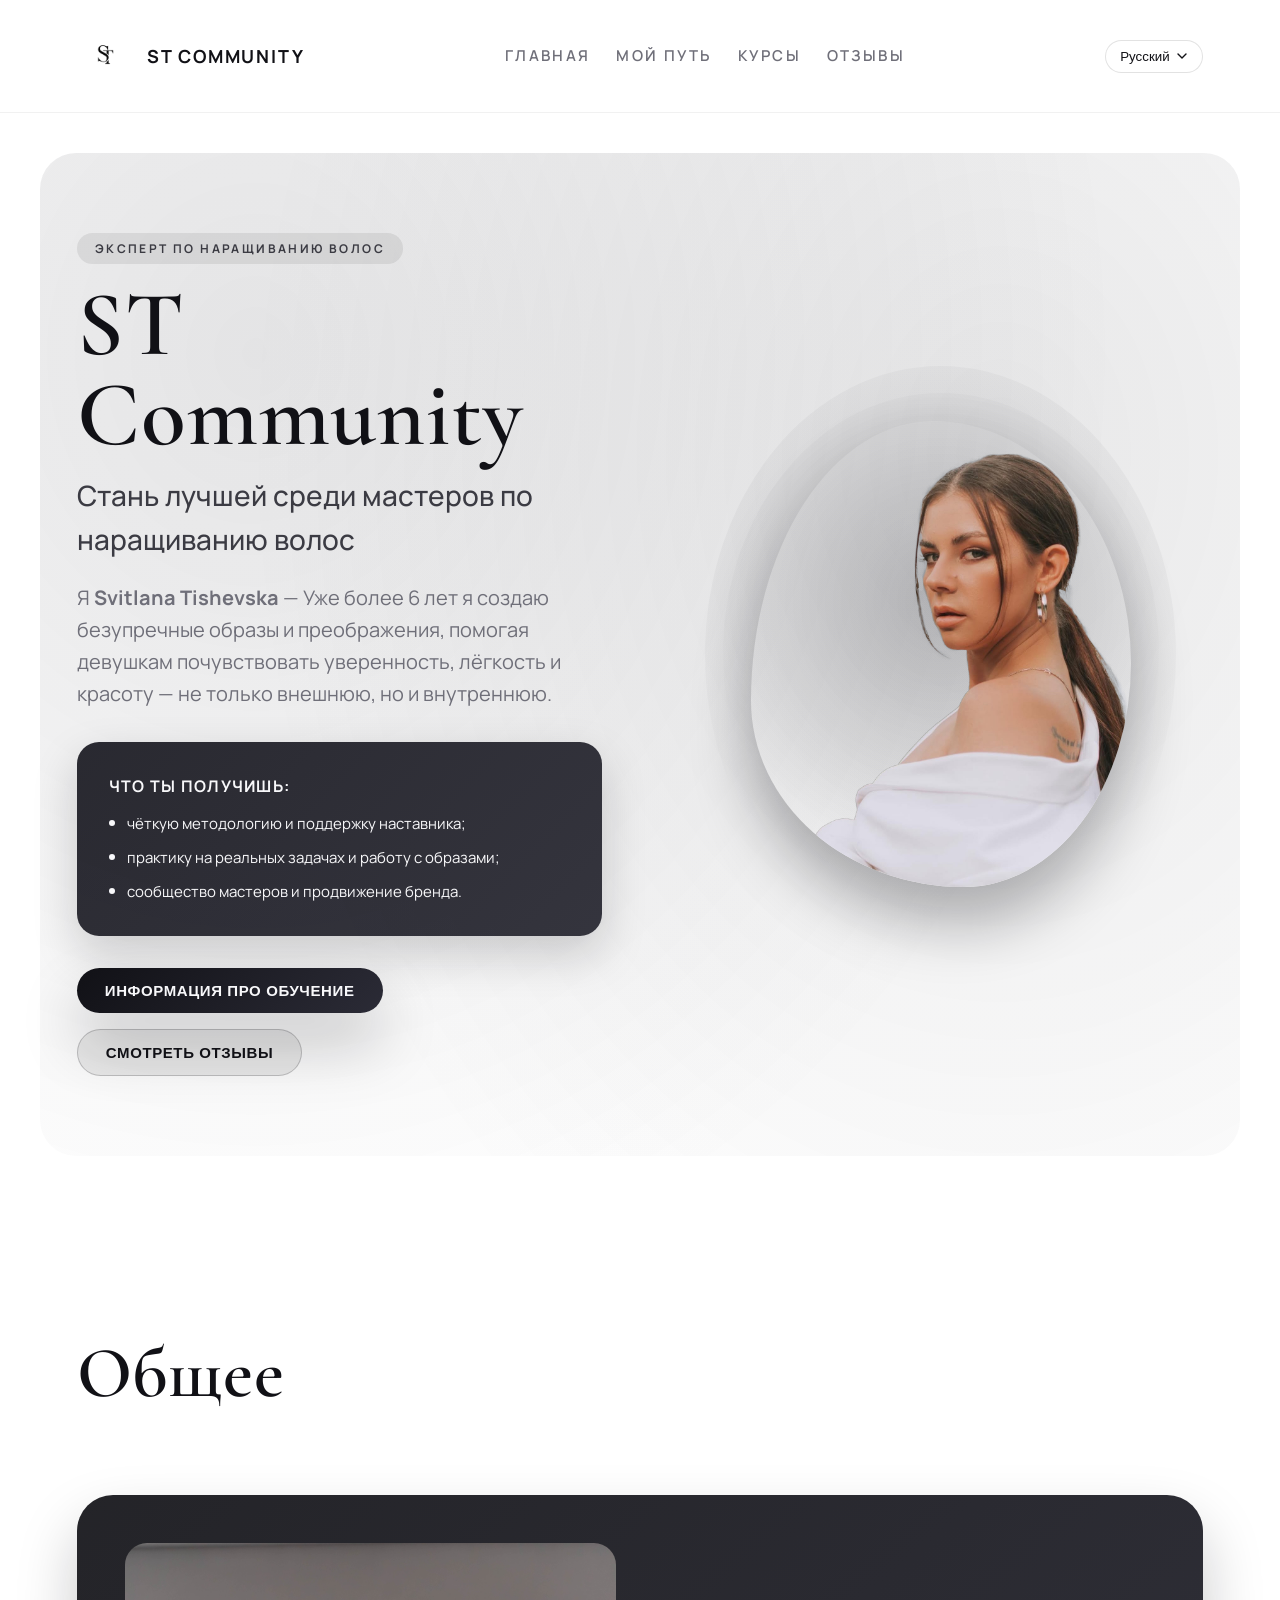
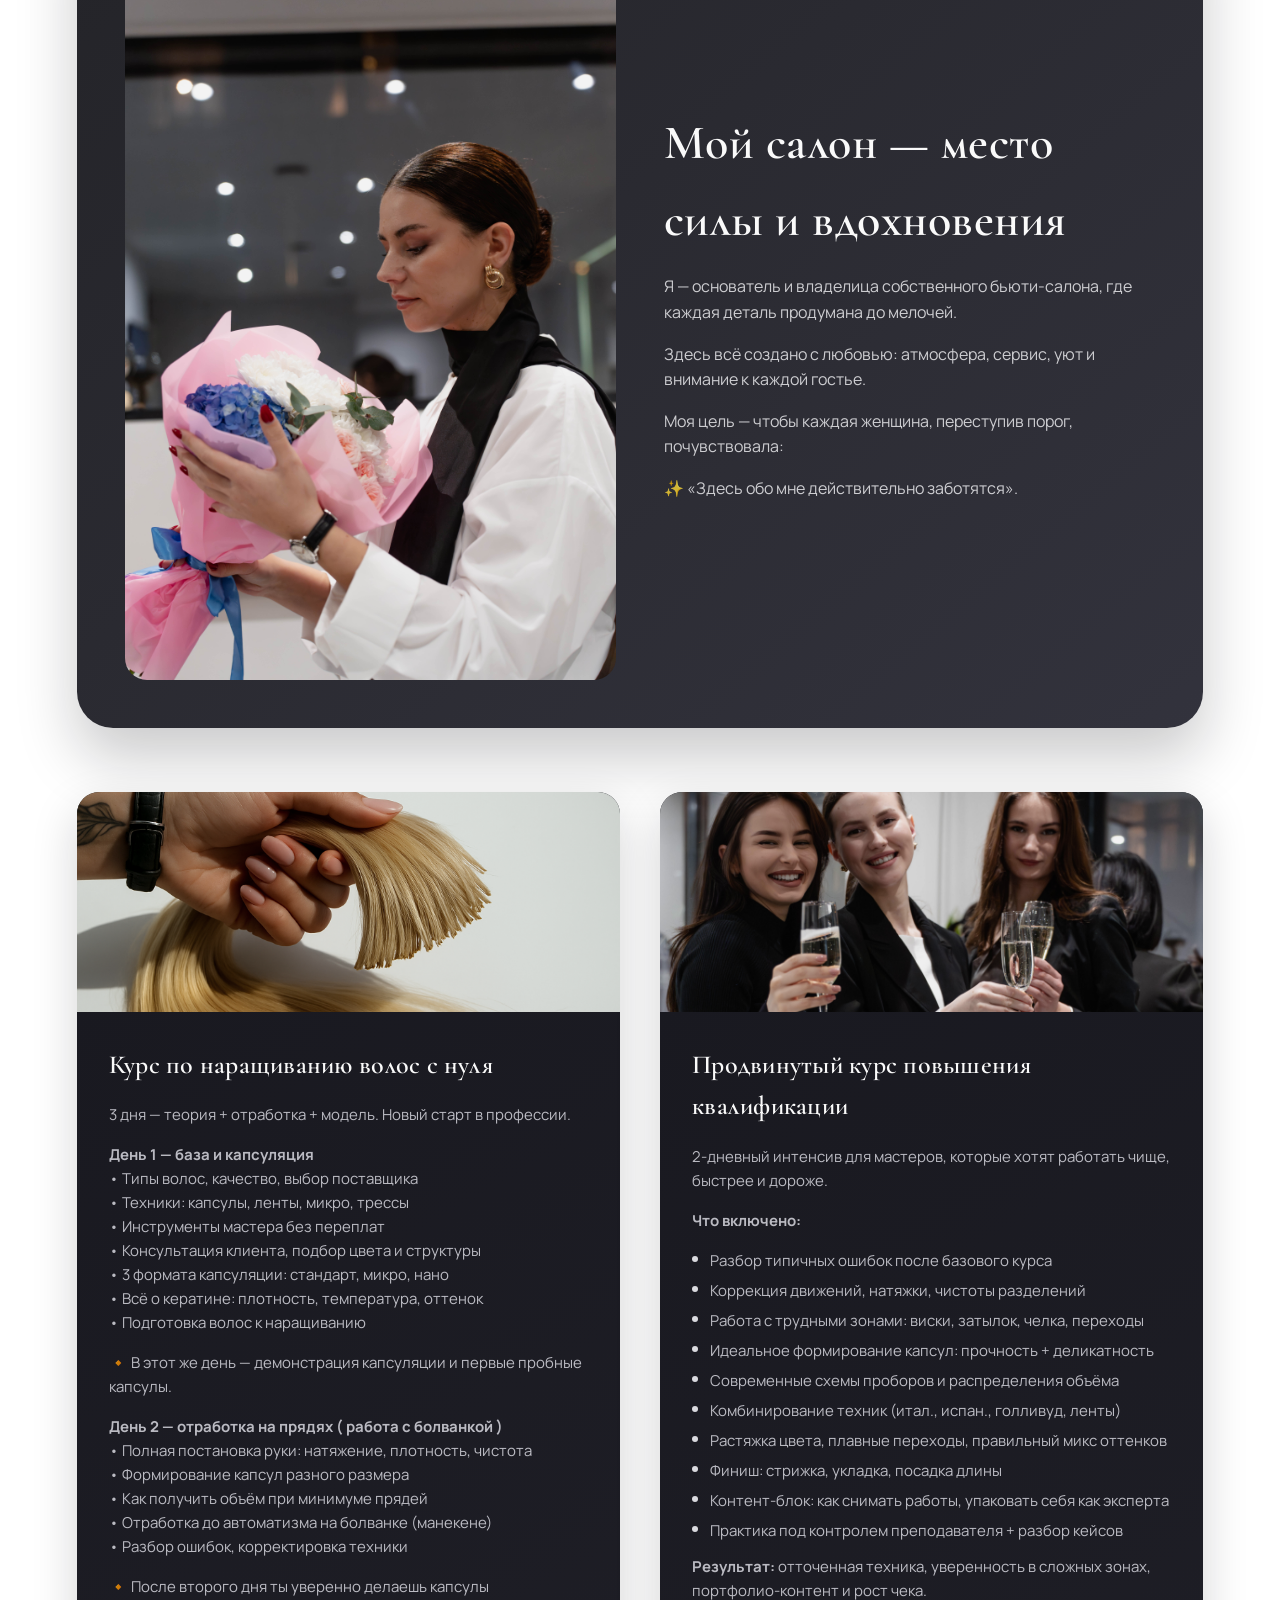
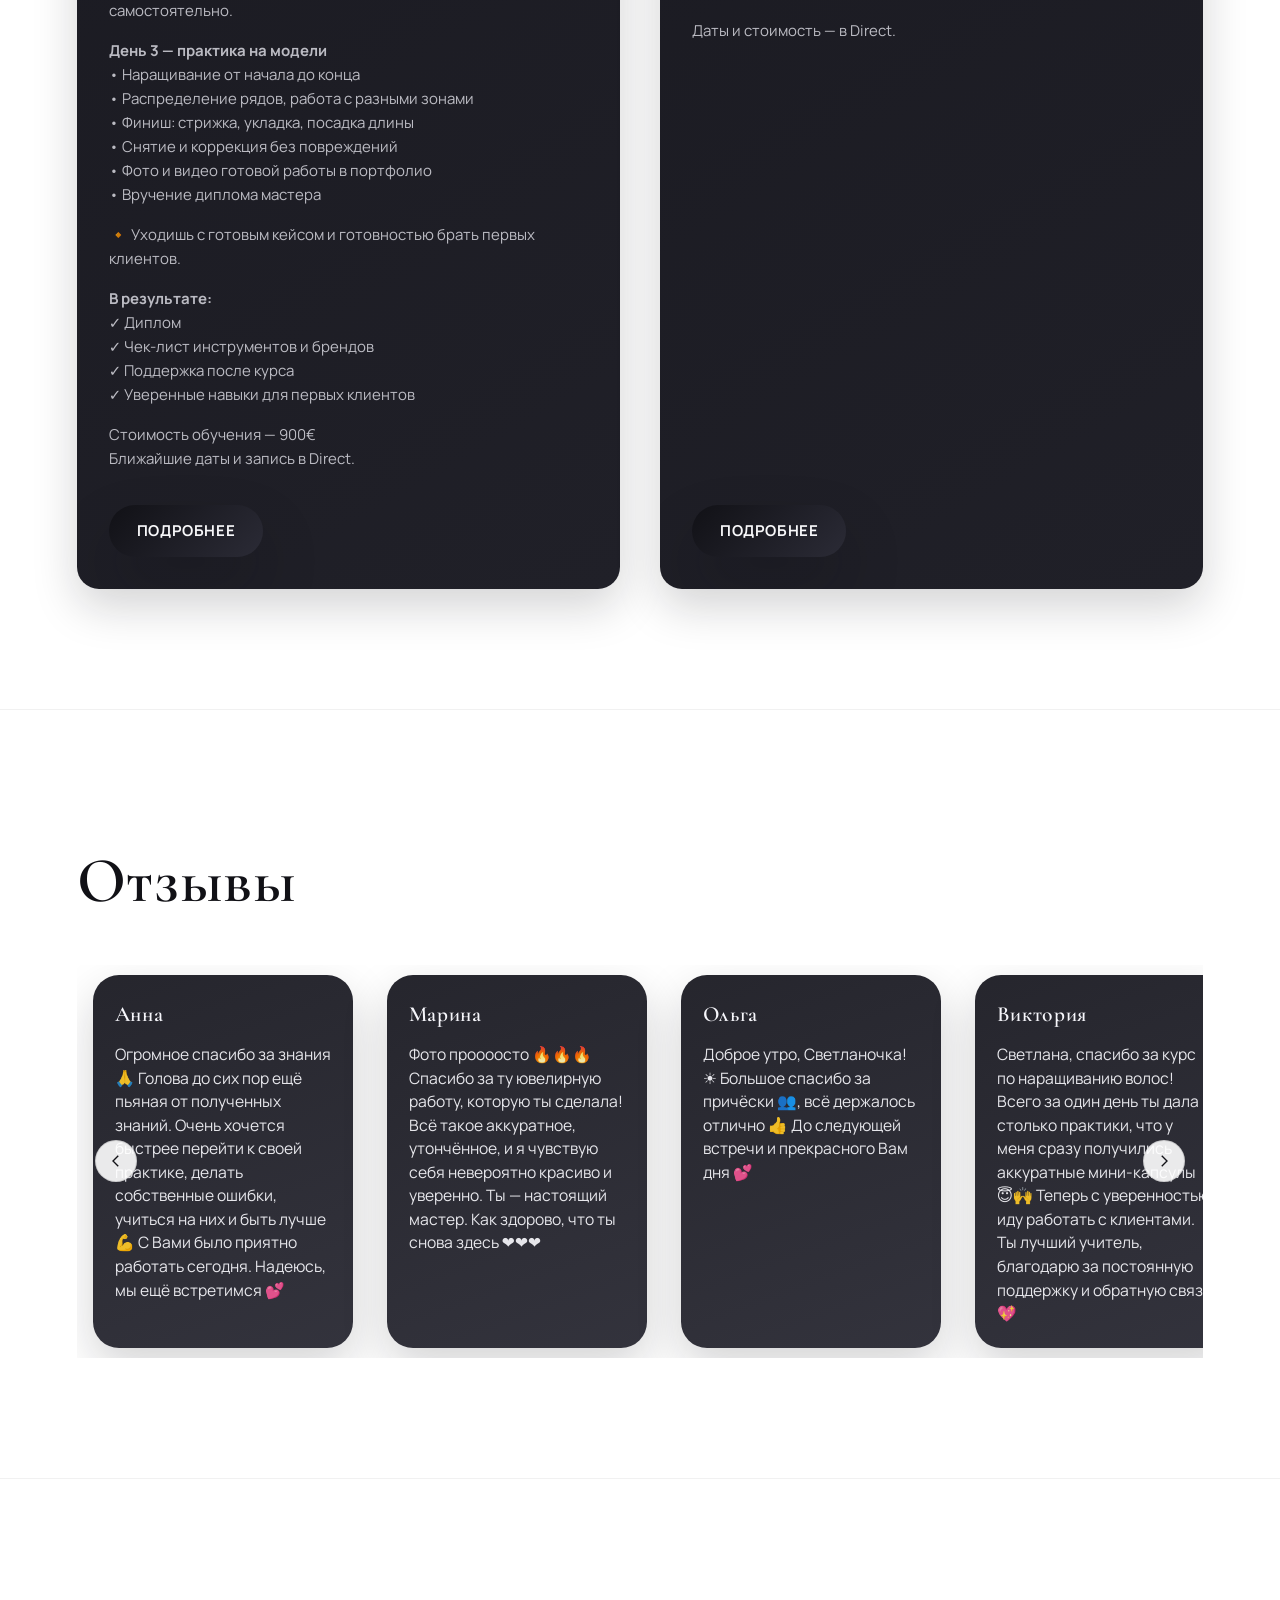
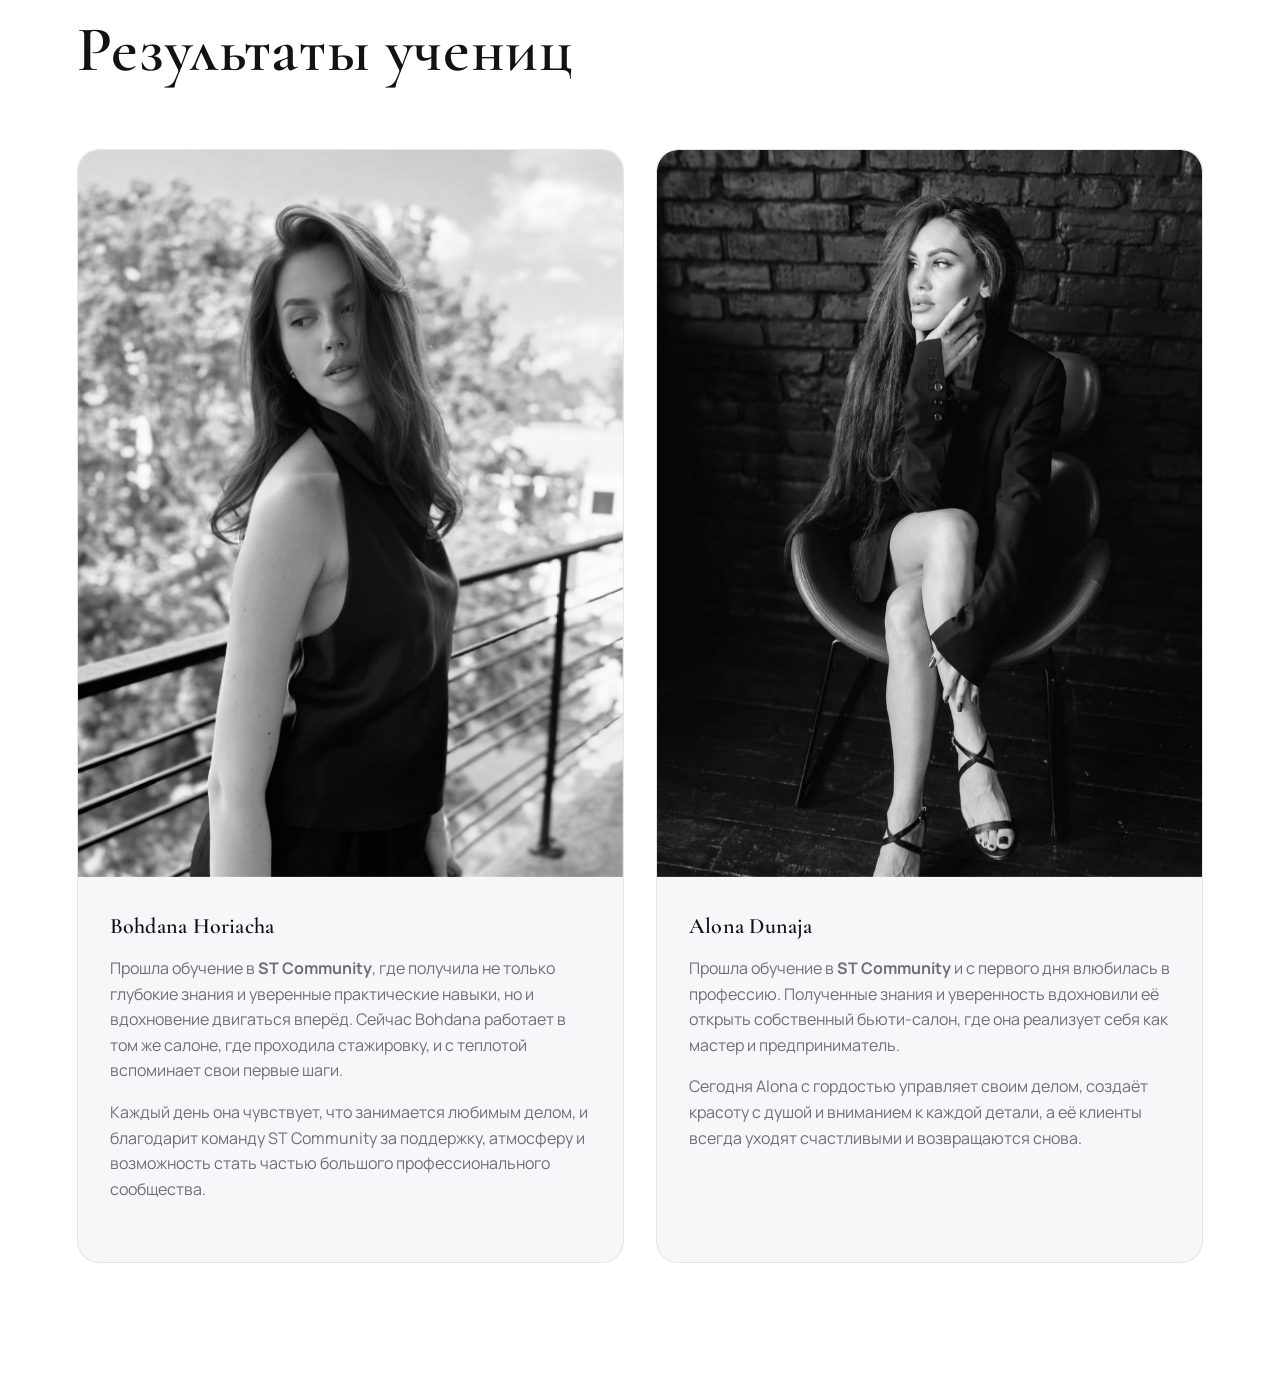
<file: index.html>
<!DOCTYPE html>
<html lang="ru">
<head>
  <meta charset="UTF-8" />
  <meta name="viewport" content="width=device-width, initial-scale=1" />
  <meta name="description" content="ST Community — салон красоты и обучение наращиванию волос." />
  <title>ST Community — салон красоты и обучение</title>
  <link rel="preconnect" href="https://fonts.googleapis.com">
  <link rel="preconnect" href="https://fonts.gstatic.com" crossorigin>
  <link href="https://fonts.googleapis.com/css2?family=Cormorant+Garamond:wght@500;600;700&family=Manrope:wght@300;400;500;600;700;800&display=swap" rel="stylesheet">
  <link rel="stylesheet" href="styles.css">
</head>
<body>
  <div class="page">
    <header class="nav">
      <a class="brand" href="#hero">
        <img src="png/logo.PNG" alt="Логотип ST Community" data-i18n="brand.alt" data-i18n-attr="alt" />
        <span data-i18n="brand.name">ST Community</span>
      </a>
      <nav class="menu">
        <a href="#hero" data-i18n="nav.home">Главная</a>
        <a href="#path" data-i18n="nav.path">Мой путь</a>
        <a href="#courses" data-i18n="nav.courses">Курсы</a>
        <a href="#reviews" data-i18n="nav.reviews">Отзывы</a>
      </nav>
      <div class="lang-switch">
        <label for="langSelect" class="visually-hidden" data-i18n="lang.label">Выбор языка</label>
        <select id="langSelect" aria-label="Language selector" data-i18n="lang.selector" data-i18n-attr="aria-label">
          <option value="ru">Русский</option>
          <option value="en">English</option>
          <option value="lv">Latviešu</option>
        </select>
      </div>
    </header>

    <section id="hero" class="hero">
      <div class="hero-inner">
        <div class="hero-content">
          <span class="hero-badge" data-i18n="hero.badge">эксперт по наращиванию волос</span>
          <h1 class="title" data-i18n="hero.title">ST Community</h1>
          <p class="subtitle" data-i18n="hero.subtitle">Стань лучшей среди мастеров по наращиванию волос</p>
          <p class="lead" data-i18n="hero.lead">Я <b>Svitlana Tishevska</b> — Уже более 6 лет я создаю безупречные образы и преображения, помогая девушкам почувствовать уверенность, лёгкость и красоту — не только внешнюю, но и внутреннюю.</p>
          <div class="card">
            <b data-i18n="hero.card.title">Что ты получишь:</b>
            <ul>
              <li data-i18n="hero.card.item1">чёткую методологию и поддержку наставника;</li>
              <li data-i18n="hero.card.item2">практику на реальных задачах и работу с образами;</li>
              <li data-i18n="hero.card.item3">сообщество мастеров и продвижение бренда.</li>
            </ul>
          </div>
          <div class="cta">
            <button class="btn btn-primary" type="button" data-scroll="#courses" data-i18n="hero.buttons.train">Информация про обучение</button>
            <button class="btn btn-ghost" type="button" data-scroll="#reviews" data-i18n="hero.buttons.reviews">Смотреть отзывы</button>
          </div>
        </div>
        <div class="figure">
          <div class="halo" aria-hidden="true"></div>
          <img class="hero-img" src="png/header.PNG" alt="Svitlana" data-i18n="hero.image.alt" data-i18n-attr="alt" />
        </div>
      </div>
    </section>

    <!-- <section id="path" class="timeline">
      <div class="timeline-inner">
        <h2 class="timeline-title">Мой путь</h2>
        <div class="timeline-grid">
          <div class="tl-item"><figure class="tl-card"><img src="png\Line\2.jpg" alt="Этап 1"/></figure><div class="tl-caption">Не придумал</div></div>
          <div class="tl-item"><figure class="tl-card"><img src="png\Line\3.jpg" alt="Этап 2"/></figure><div class="tl-caption">В наращивании волос с 2014 года</div></div>
          <div class="tl-item"><figure class="tl-card"><img src="png\Line\2.jpg" alt="Этап 3"/></figure><div class="tl-caption">В преподавании с 2017 года</div></div>
          <div class="tl-item"><figure class="tl-card"><img src="png\Line\2.jpg" alt="Этап 4"/></figure><div class="tl-caption">Победы на международных чемпионатах</div></div>
        </div>
      </div>
    </section> -->

    <!-- Секция 3: Курсы и мастер‑классы -->
    <section id="courses" class="courses">
      <div class="courses-inner">
        <h2 class="courses-title" data-i18n="courses.title">Общее</h2>
        <!-- <h3 class="courses-sub">и про мастер‑классы</h3> -->

        <!-- Большая карточка курса -->
          <article class="course-feature">
            <div class="thumb">
              <img src="png/Line/2.jpg" alt="Курс ПроМасштаб" data-i18n="courses.feature.image" data-i18n-attr="alt" />
            </div>
            <div class="feature-body">
              <h3 data-i18n="courses.feature.title">Мой салон — место силы и вдохновения</h3>
              <div class="desc" data-i18n="courses.feature.desc">
                <p>Я — основатель и владелица собственного бьюти-салона, где каждая деталь продумана до мелочей.</p>
                <p>Здесь всё создано с любовью: атмосфера, сервис, уют и внимание к каждой гостье.</p>
                <p>Моя цель — чтобы каждая женщина, переступив порог, почувствовала:</p>
                <p>✨ «Здесь обо мне действительно заботятся».</p>
              </div>
              <div class="course-meta"></div>
            </div>
          </article>

          <!-- Две карточки ниже -->
          <div class="course-grid">
            <article class="course-card">
              <img src="png\png\Line\5.png" alt="Курс с нуля" data-i18n="courses.card1.image" data-i18n-attr="alt" />
              <div class="body">
                <h4 data-i18n="courses.card1.title">Курс по наращиванию волос с нуля</h4>
                <div class="desc" data-i18n="courses.card1.desc">
                  <p>3 дня — теория + отработка + модель. Новый старт в профессии.</p>

                  <p><strong>День 1 — база и капсуляция</strong><br>
                  • Типы волос, качество, выбор поставщика<br>
                  • Техники: капсулы, ленты, микро, трессы<br>
                  • Инструменты мастера без переплат<br>
                  • Консультация клиента, подбор цвета и структуры<br>
                  • 3 формата капсуляции: стандарт, микро, нано<br>
                  • Всё о кератине: плотность, температура, оттенок<br>
                  • Подготовка волос к наращиванию</p>

                  <p>🔸 В этот же день — демонстрация капсуляции и первые пробные капсулы.</p>

                  <p><strong>День 2 — отработка на прядях ( работа с болванкой )</strong><br>
                  • Полная постановка руки: натяжение, плотность, чистота<br>
                  • Формирование капсул разного размера<br>
                  • Как получить объём при минимуме прядей<br>
                  • Отработка до автоматизма на болванке (манекене)<br>
                  • Разбор ошибок, корректировка техники</p>

                  <p>🔸 После второго дня ты уверенно делаешь капсулы самостоятельно.</p>

                  <p><strong>День 3 — практика на модели</strong><br>
                  • Наращивание от начала до конца<br>
                  • Распределение рядов, работа с разными зонами<br>
                  • Финиш: стрижка, укладка, посадка длины<br>
                  • Снятие и коррекция без повреждений<br>
                  • Фото и видео готовой работы в портфолио<br>
                  • Вручение диплома мастера</p>

                  <p>🔸 Уходишь с готовым кейсом и готовностью брать первых клиентов.</p>

                  <p><strong>В результате:</strong><br>
                  ✓ Диплом<br>
                  ✓ Чек-лист инструментов и брендов<br>
                  ✓ Поддержка после курса<br>
                  ✓ Уверенные навыки для первых клиентов</p>

                  <p>Стоимость обучения — 900€<br>
                  Ближайшие даты и запись в Direct.</p>

                </div>
                <a href="https://www.instagram.com/hairext_svitlana/" target="_blank" class="btn btn-primary" data-i18n="courses.card1.cta">Подробнее</a>
              </div>
            </article>

            <article class="course-card">
              <img src="png/Line/3.jpg" alt="Повышение квалификации" data-i18n="courses.card2.image" data-i18n-attr="alt" />
              <div class="body">
                <h4 data-i18n="courses.card2.title">Продвинутый курс повышения квалификации</h4>
                <div class="desc" data-i18n="courses.card2.desc">
                  <p>2-дневный интенсив для мастеров, которые хотят работать чище, быстрее и дороже.</p>
                  <p><strong>Что включено:</strong></p>
                  <ul>
                    <li>Разбор типичных ошибок после базового курса</li>
                    <li>Коррекция движений, натяжки, чистоты разделений</li>
                    <li>Работа с трудными зонами: виски, затылок, челка, переходы</li>
                    <li>Идеальное формирование капсул: прочность + деликатность</li>
                    <li>Современные схемы проборов и распределения объёма</li>
                    <li>Комбинирование техник (итал., испан., голливуд, ленты)</li>
                    <li>Растяжка цвета, плавные переходы, правильный микс оттенков</li>
                    <li>Финиш: стрижка, укладка, посадка длины</li>
                    <li>Контент-блок: как снимать работы, упаковать себя как эксперта</li>
                    <li>Практика под контролем преподавателя + разбор кейсов</li>
                  </ul>
                  <p><strong>Результат:</strong> отточенная техника, уверенность в сложных зонах, портфолио-контент и рост чека.</p>
                  <p>Даты и стоимость — в Direct.</p>
                </div>
                <a href="https://www.instagram.com/hairext_svitlana/" target="_blank" class="btn btn-primary" data-i18n="courses.card2.cta">Подробнее</a>
              </div>
            </article>
        </div>
      </div>
    </section>

   
    <!-- Секция 4: Отзывы -->
    <section id="reviews" class="reviews">
      <div class="reviews-inner">
        <h2 class="reviews-title" data-i18n="reviews.title">Отзывы</h2>
        <div class="reviews-viewport">
            <div class="reviews-track" id="reviewsTrack">
              <div class="rev-card">
                <h3 class="rev-name">Анна</h3>
                <p>Огромное спасибо за знания 🙏 Голова до сих пор ещё пьяная от полученных знаний. Очень хочется быстрее перейти к своей практике, делать собственные ошибки, учиться на них и быть лучше 💪 С Вами было приятно работать сегодня. Надеюсь, мы ещё встретимся 💕</p>
              </div>
              <div class="rev-card">
                <h3 class="rev-name">Марина</h3>
                <p>Фото проооосто 🔥🔥🔥 Спасибо за ту ювелирную работу, которую ты сделала! Всё такое аккуратное, утончённое, и я чувствую себя невероятно красиво и уверенно. Ты — настоящий мастер. Как здорово, что ты снова здесь ❤️❤️❤️</p>
              </div>
              <div class="rev-card">
                <h3 class="rev-name">Ольга</h3>
                <p>Доброе утро, Светланочка! ☀️ Большое спасибо за причёски 👥, всё держалось отлично 👍 До следующей встречи и прекрасного Вам дня 💕</p>
              </div>
              <div class="rev-card">
                <h3 class="rev-name">Виктория</h3>
                <p>Светлана, спасибо за курс по наращиванию волос! Всего за один день ты дала столько практики, что у меня сразу получились аккуратные мини-капсулы 😇🙌 Теперь с уверенностью иду работать с клиентами. Ты лучший учитель, благодарю за постоянную поддержку и обратную связь 💖</p>
              </div>
              <div class="rev-card">
                <h3 class="rev-name">Екатерина</h3>
                <p>Спасибо ещё раз за красоту, которую ты наколдовала, всё держалось отлично, я чувствовала себя королевой 😚❤️</p>
              </div>
              <div class="rev-card">
                <h3 class="rev-name">Людмила</h3>
                <p>Здравствуйте. Всё отлично. Отходила с прямыми сегодня, мои нигде не вылезают, сейчас с хвостом и тоже всё супер! Очень удобно. Спасибо огромное! 💜🙏☺️🌟👍♀️❤️</p>
              </div>
              <div class="rev-card">
                <h3 class="rev-name">Светлана</h3>
                <p>Светочка!!!! Ни дня без благодарности вам не проходит! Прям новая жизнь!!!! Спасибо большое! Волосы... они теперь у меня есть 😅😅 Укладываю каждый раз, теперь могу и хвост, и косу, но в основном хожу с красивыми кудрями!!!</p>
              </div>
              <div class="rev-card">
                <h3 class="rev-name">Елизавета</h3>
                <p>Ты просто волшебница и создаёшь невероятное!! С чем бы я к тебе не приходила, ухожу с лучшим наращиванием 🙌❤️</p>
              </div>
              <div class="rev-card">
                <h3 class="rev-name">Дарья</h3>
                <p>Мне даже в зале сегодня говорили, какая крутая причёска у меня 😄 Хотя я уже гульку из косы сделала ❤️</p>
              </div>
              <div class="rev-card">
                <h3 class="rev-name">Наталья</h3>
                <p>Мне даже в зале сегодня говорили, какая крутая причёска у меня 😄 Хотя я уже гульку из косы сделала ❤️</p>
              </div>
              <div class="rev-card">
                <h3 class="rev-name">Юлия</h3>
                <p>Добрый день! 🌷 Волосы отлично!!!! Давно мне не было так комфортно ❤️ Наконец я нашла своего мастера 💜💜💜💜💜 Безумно рада! ❤️</p>
              </div>
              <div class="rev-card">
                <h3 class="rev-name">Алина</h3>
                <p>Здравствуйте, ещё раз! И ещё раз хотела поблагодарить вас за такую красоту, очень нравится, спасибо! 💖🐻</p>
              </div>
              <div class="rev-card">
                <h3 class="rev-name">Полина</h3>
                <p>Здравствуйте. Всё отлично. Это было лучшее моё решение 😂 Ничего не падает и вообще как будто свои.</p>
              </div>
              <div class="rev-card">
                <h3 class="rev-name">Ирина</h3>
                <p>Ой спасиииибо 🥰❤️❤️ Я когда увидела, была в восторге от образа 😄 А как мне идёт эта укладка 😉😁🔥🔥🔥❤️</p>
              </div>
            </div>
            <div class="rev-nav">
            <button class="rev-btn rev-prev" aria-label="Назад" id="revPrev" data-i18n="reviews.nav.prev" data-i18n-attr="aria-label">
              <svg viewBox="0 0 24 24"><path d="M15 19l-7-7 7-7"/></svg>
            </button>
            <button class="rev-btn rev-next" aria-label="Вперёд" id="revNext" data-i18n="reviews.nav.next" data-i18n-attr="aria-label">
              <svg viewBox="0 0 24 24"><path d="M9 5l7 7-7 7"/></svg>
            </button>
          </div>
        </div>
      </div>
    </section>

 <!-- Секция 5: Результаты учениц -->
    <section id="results" class="results">
      <div class="results-inner">
        <h2 class="results-title" data-i18n="results.title">Результаты учениц</h2>
        <div class="results-grid">
            <article class="result-card">
              <img src="png\png\IMG_9335.jpg" alt="Bohdana" data-i18n="results.card1.image" data-i18n-attr="alt"/>
            <div class="result-body">
              <h4 class="result-name">Bohdana Horiacha</h4>
              <div class="result-text" data-i18n="results.card1.text">
                <p>Прошла обучение в <strong>ST Community</strong>, где получила не только глубокие знания и уверенные практические навыки, но и вдохновение двигаться вперёд. Сейчас Bohdana работает в том же салоне, где проходила стажировку, и с теплотой вспоминает свои первые шаги.</p>
                <p>Каждый день она чувствует, что занимается любимым делом, и благодарит команду ST Community за поддержку, атмосферу и возможность стать частью большого профессионального сообщества.</p>
              </div>
              <div class="result-tags">
              </div>
            </div>
          </article>

            <article class="result-card">
              <img src="png\png\2.jpg" alt="Alona" data-i18n="results.card2.image" data-i18n-attr="alt" />
            <div class="result-body">
              <h4 class="result-name">Alona Dunaja</h4>
              <div class="result-text" data-i18n="results.card2.text">
                <p>Прошла обучение в <strong>ST Community</strong> и с первого дня влюбилась в профессию. Полученные знания и уверенность вдохновили её открыть собственный бьюти-салон, где она реализует себя как мастер и предприниматель.</p>
                <p>Сегодня Alona с гордостью управляет своим делом, создаёт красоту с душой и вниманием к каждой детали, а её клиенты всегда уходят счастливыми и возвращаются снова.</p>
              </div>
              <div class="result-tags">
              </div>
            </div>
          </article>

            <!-- <article class="result-card">
              <img src="data:image/svg+xml,%3Csvg xmlns='http://www.w3.org/2000/svg' viewBox='0 0 600 900'%3E%3Cdefs%3E%3ClinearGradient id='g3' x1='0' y1='1' x2='1' y2='0'%3E%3Cstop offset='0%25' stop-color='%232d2d31'/%3E%3Cstop offset='100%25' stop-color='%23424247'/%3E%3C/linearGradient%3E%3C/defs%3E%3Crect width='600' height='900' fill='url(%23g3)'/%3E%3Ctext x='50%25' y='50%25' fill='%23fafafa' font-family='Manrope,Arial,sans-serif' font-size='64' text-anchor='middle' dominant-baseline='middle'%3EФото%3C/text%3E%3C/svg%3E" alt="Екатерина — призёр" />
            <div class="result-body">
              <h4 class="result-name">Екатерина Максимович</h4>
              <p class="result-text">Проходила повышение квалификации. В составе сборной — призёр гранд‑при. Наняла ассистента и расширила спектр услуг студии.</p>
              <div class="result-tags">
                <span class="result-tag">Гранд‑при</span>
                <span class="result-tag">Рост студии</span>
              </div>
            </div>
          </article> -->
        </div>
      </div>
    </section>

    <script>
      (function(){
        const translations = {
          ru: {
            'meta.title': 'ST Community — салон красоты и обучение',
            'meta.description': 'ST Community — салон красоты и обучение наращиванию волос.',
            'brand.alt': 'Логотип ST Community',
            'brand.name': 'ST Community',
            'nav.home': 'Главная',
            'nav.path': 'Мой путь',
            'nav.courses': 'Курсы',
            'nav.reviews': 'Отзывы',
            'lang.label': 'Выбор языка',
            'lang.selector': 'Выбор языка',
            'hero.badge': 'эксперт по наращиванию волос',
            'hero.title': 'ST Community',
            'hero.subtitle': 'Стань лучшей среди мастеров по наращиванию волос',
            'hero.lead': 'Я <b>Svitlana Tishevska</b> — Уже более 6 лет я создаю безупречные образы и преображения, помогая девушкам почувствовать уверенность, лёгкость и красоту — не только внешнюю, но и внутреннюю.',
            'hero.card.title': 'Что ты получишь:',
            'hero.card.item1': 'чёткую методологию и поддержку наставника;',
            'hero.card.item2': 'практику на реальных задачах и работу с образами;',
            'hero.card.item3': 'сообщество мастеров и продвижение бренда.',
            'hero.buttons.train': 'Информация про обучение',
            'hero.buttons.reviews': 'Смотреть отзывы',
            'hero.image.alt': 'Svitlana — мастер по наращиванию волос',
            'courses.title': 'Общее',
            'courses.feature.image': 'Интерьер салона ST Community',
            'courses.feature.title': 'Мой салон — место силы и вдохновения',
            'courses.feature.desc': '<p>Я — основатель и владелица собственного бьюти-салона, где каждая деталь продумана до мелочей.</p><p>Здесь всё создано с любовью: атмосфера, сервис, уют и внимание к каждой гостье.</p><p>Моя цель — чтобы каждая женщина, переступив порог, почувствовала:</p><p>✨ «Здесь обо мне действительно заботятся».</p>',
            'courses.card1.image': 'Курс по наращиванию волос с нуля',
            'courses.card1.title': 'Курс по наращиванию волос с нуля',
            'courses.card1.desc': '<p>3 дня — теория + отработка + модель. Новый старт в профессии.</p><p><strong>День 1 — база и капсуляция</strong><br>• Типы волос, качество, выбор поставщика<br>• Техники: капсулы, ленты, микро, трессы<br>• Инструменты мастера без переплат<br>• Консультация клиента, подбор цвета и структуры<br>• 3 формата капсуляции: стандарт, микро, нано<br>• Всё о кератине: плотность, температура, оттенок<br>• Подготовка волос к наращиванию</p><p>🔸 В этот же день — демонстрация капсуляции и первые пробные капсулы.</p><p><strong>День 2 — отработка на прядях ( работа с болванкой )</strong><br>• Полная постановка руки: натяжение, плотность, чистота<br>• Формирование капсул разного размера<br>• Как получить объём при минимуме прядей<br>• Отработка до автоматизма на болванке (манекене)<br>• Разбор ошибок, корректировка техники</p><p>🔸 После второго дня ты уверенно делаешь капсулы самостоятельно.</p><p><strong>День 3 — практика на модели</strong><br>• Наращивание от начала до конца<br>• Распределение рядов, работа с разными зонами<br>• Финиш: стрижка, укладка, посадка длины<br>• Снятие и коррекция без повреждений<br>• Фото и видео готовой работы в портфолио<br>• Вручение диплома мастера</p><p>🔸 Уходишь с готовым кейсом и готовностью брать первых клиентов.</p><p><strong>В результате:</strong><br>✓ Диплом<br>✓ Чек-лист инструментов и брендов<br>✓ Поддержка после курса<br>✓ Уверенные навыки для первых клиентов</p><p>Стоимость обучения — 900€<br>Ближайшие даты и запись в Direct.</p>',
            'courses.card1.cta': 'Подробнее',
            'courses.card2.image': 'Повышение квалификации для мастеров',
            'courses.card2.title': 'Продвинутый курс повышения квалификации',
            'courses.card2.desc': '<p>2-дневный интенсив для мастеров, которые хотят работать чище, быстрее и дороже.</p><p><strong>Что включено:</strong></p><ul><li>Разбор типичных ошибок после базового курса</li><li>Коррекция движений, натяжки, чистоты разделений</li><li>Работа с трудными зонами: виски, затылок, челка, переходы</li><li>Идеальное формирование капсул: прочность + деликатность</li><li>Современные схемы проборов и распределения объёма</li><li>Комбинирование техник (итал., испан., голливуд, ленты)</li><li>Растяжка цвета, плавные переходы, правильный микс оттенков</li><li>Финиш: стрижка, укладка, посадка длины</li><li>Контент-блок: как снимать работы, упаковать себя как эксперта</li><li>Практика под контролем преподавателя + разбор кейсов</li></ul><p><strong>Результат:</strong> отточенная техника, уверенность в сложных зонах, портфолио-контент и рост чека.</p><p>Даты и стоимость — в Direct.</p>',
            'courses.card2.cta': 'Подробнее',
            'reviews.title': 'Отзывы',
            'reviews.nav.prev': 'Назад',
            'reviews.nav.next': 'Вперёд',
            'results.title': 'Результаты учениц',
            'results.card1.image': 'Bohdana — выпускница ST Community',
            'results.card1.text': '<p>Прошла обучение в <strong>ST Community</strong>, где получила не только глубокие знания и уверенные практические навыки, но и вдохновение двигаться вперёд. Сейчас Bohdana работает в том же салоне, где проходила стажировку, и с теплотой вспоминает свои первые шаги.</p><p>Каждый день она чувствует, что занимается любимым делом, и благодарит команду ST Community за поддержку, атмосферу и возможность стать частью большого профессионального сообщества.</p>',
            'results.card2.image': 'Alona — владелица салона после обучения',
            'results.card2.text': '<p>Прошла обучение в <strong>ST Community</strong> и с первого дня влюбилась в профессию. Полученные знания и уверенность вдохновили её открыть собственный бьюти-салон, где она реализует себя как мастер и предприниматель.</p><p>Сегодня Alona с гордостью управляет своим делом, создаёт красоту с душой и вниманием к каждой детали, а её клиенты всегда уходят счастливыми и возвращаются снова.</p>'
          },
          en: {
            'meta.title': 'ST Community — beauty salon and education',
            'meta.description': 'ST Community — beauty salon and professional hair extension training.',
            'brand.alt': 'ST Community logo',
            'brand.name': 'ST Community',
            'nav.home': 'Home',
            'nav.path': 'My Journey',
            'nav.courses': 'Courses',
            'nav.reviews': 'Reviews',
            'lang.label': 'Language switcher',
            'lang.selector': 'Select website language',
            'hero.badge': 'hair extension expert',
            'hero.title': 'ST Community',
            'hero.subtitle': 'Become the best among hair extension artists',
            'hero.lead': 'I, <b>Svitlana Tishevska</b>, have spent 6+ years crafting flawless looks and transformations that help women feel confident, light, and beautiful—inside and out.',
            'hero.card.title': 'What you gain:',
            'hero.card.item1': 'a clear methodology and mentor support;',
            'hero.card.item2': 'hands-on practice with real cases and image work;',
            'hero.card.item3': 'a community of artists and personal brand growth.',
            'hero.buttons.train': 'Training details',
            'hero.buttons.reviews': 'Read reviews',
            'hero.image.alt': 'Svitlana — hair extension master',
            'courses.title': 'Overview',
            'courses.feature.image': 'Interior of the ST Community salon',
            'courses.feature.title': 'My salon is a place of power and inspiration',
            'courses.feature.desc': '<p>I founded and manage my own beauty salon where every detail is thoughtfully designed.</p><p>Everything here is created with love: the atmosphere, service, comfort, and care for every guest.</p><p>My goal is for every woman who walks in to feel:</p><p>✨ “They truly care about me here.”</p>',
            'courses.card1.image': 'Hair extension course for beginners',
            'courses.card1.title': 'Hair Extension Course from Scratch',
            'courses.card1.desc': '<p>3 days — theory, drills, and a live model. A fresh start in the profession.</p><p><strong>Day 1 — fundamentals & capsule making</strong><br>• Hair types, quality, and choosing a supplier<br>• Techniques: bonds, tapes, micro, wefts<br>• Stylist tools without overpaying<br>• Client consultation, colour and texture matching<br>• Three capsule formats: standard, micro, nano<br>• All about keratin: density, temperature, tone<br>• Preparing natural hair for extensions</p><p>🔸 The same day — capsule demo and your first test bonds.</p><p><strong>Day 2 — strand drilling (working on a mannequin)</strong><br>• Full hand setting: tension, density, cleanliness<br>• Shaping capsules of different sizes<br>• Creating volume with minimal strands<br>• Repetition to muscle memory on a mannequin head<br>• Error analysis and technique adjustments</p><p>🔸 After day two you confidently craft capsules on your own.</p><p><strong>Day 3 — live model practice</strong><br>• Extensions from start to finish<br>• Row placement and working across zones<br>• Finish: haircut, styling, setting the length<br>• Removal and maintenance without damage<br>• Photo and video of the finished look for your portfolio<br>• Graduation with a professional diploma</p><p>🔸 You leave with a ready case study and confidence to take first clients.</p><p><strong>Outcome:</strong><br>✓ Diploma<br>✓ Toolkit and brand checklist<br>✓ Post-course support<br>✓ Confident skills for your first clients</p><p>Training fee — €900<br>Upcoming dates and enrolment via Direct.</p>',
            'courses.card1.cta': 'Learn more',
            'courses.card2.image': 'Advanced training for professionals',
            'courses.card2.title': 'Advanced qualification upgrade course',
            'courses.card2.desc': '<p>Two-day intensive for stylists who want to work cleaner, faster, and charge more.</p><p><strong>What\u2019s included:</strong></p><ul><li>Review of common mistakes after the foundation course</li><li>Adjusting hand motions, tension, and clean sectioning</li><li>Working with tricky areas: temples, nape, fringe, transitions</li><li>Perfect bond formation: strength with delicacy</li><li>Modern parting maps and volume distribution</li><li>Combining techniques (Italian, Spanish, Hollywood, tapes)</li><li>Colour melting, seamless blends, precise tone mixing</li><li>Finish: haircut, styling, setting the length</li><li>Content module: how to film your work and package yourself as an expert</li><li>Guided practice with instructor feedback and case reviews</li></ul><p><strong>Result:</strong> polished technique, confidence in complex zones, portfolio-ready content, and higher pricing.</p><p>Dates and pricing — message me in Direct.</p>',
            'courses.card2.cta': 'Learn more',
            'reviews.title': 'Reviews',
            'reviews.nav.prev': 'Back',
            'reviews.nav.next': 'Next',
            'results.title': 'Student results',
            'results.card1.image': 'Bohdana — ST Community graduate',
            'results.card1.text': '<p>Bohdana completed her training at <strong>ST Community</strong>, gaining deep knowledge, confident hands-on skills, and motivation to move forward. She now works in the same salon where she trained and fondly remembers her first steps.</p><p>Every day she feels she is doing what she loves and thanks the ST Community team for their support, atmosphere, and the chance to be part of a strong professional family.</p>',
            'results.card2.image': 'Alona — salon owner after training',
            'results.card2.text': '<p>Alona studied at <strong>ST Community</strong> and fell in love with the profession from day one. The knowledge and confidence she gained inspired her to open her own beauty salon where she thrives as a stylist and entrepreneur.</p><p>Today she proudly runs her business, creates beauty with soul and attention to detail, and her clients leave happy and always return.</p>'
          },
          lv: {
            'meta.title': 'ST Community — skaistumkopšanas salons un apmācība',
            'meta.description': 'ST Community — skaistumkopšanas salons un profesionāla matu pieaudzēšanas apmācība.',
            'brand.alt': 'ST Community logotips',
            'brand.name': 'ST Community',
            'nav.home': 'Sākums',
            'nav.path': 'Mans ceļš',
            'nav.courses': 'Kursi',
            'nav.reviews': 'Atsauksmes',
            'lang.label': 'Valodas izvēle',
            'lang.selector': 'Izvēlēties lapas valodu',
            'hero.badge': 'matu pieaudzēšanas eksperte',
            'hero.title': 'ST Community',
            'hero.subtitle': 'Kļūsti par labāko matu pieaudzēšanas meistaru',
            'hero.lead': 'Es, <b>Svitlana Tishevska</b>, jau vairāk nekā 6 gadus veidoju nevainojamus tēlus un pārvērtības, palīdzot sievietēm sajust pārliecību, vieglumu un skaistumu — gan ārēji, gan iekšēji.',
            'hero.card.title': 'Ko tu iegūsi:',
            'hero.card.item1': 'skaidru metodiku un mentora atbalstu;',
            'hero.card.item2': 'praksi ar reāliem uzdevumiem un tēlu veidošanu;',
            'hero.card.item3': 'meistaru kopienu un zīmola attīstību.',
            'hero.buttons.train': 'Apmācību informācija',
            'hero.buttons.reviews': 'Skatīt atsauksmes',
            'hero.image.alt': 'Svitlana — matu pieaudzēšanas meistare',
            'courses.title': 'Pārskats',
            'courses.feature.image': 'ST Community salona interjers',
            'courses.feature.title': 'Mans salons — spēka un iedvesmas vieta',
            'courses.feature.desc': '<p>Esmu sava skaistumkopšanas salona dibinātāja un īpašniece, kur katra detaļa ir pārdomāta līdz sīkumiem.</p><p>Šeit viss radīts ar mīlestību: atmosfēra, serviss, mājīgums un rūpes par katru viešņu.</p><p>Mans mērķis — lai katra sieviete, pārkāpjot slieksni, sajustu:</p><p>✨ “Par mani šeit patiesi rūpējas.”</p>',
            'courses.card1.image': 'Matu pieaudzēšanas kurss iesācējiem',
            'courses.card1.title': 'Matu pieaudzēšana no nulles',
            'courses.card1.desc': '<p>3 dienas — teorija + atstrāde + darbs ar modeli. Jauns starts profesijā.</p><p><strong>1. diena — pamati un kapsulēšana</strong><br>• Matu tipi, kvalitāte, piegādātāja izvēle<br>• Tehnikas: kapsulas, lentes, mikro, treses<br>• Meistara instrumenti bez liekām izmaksām<br>• Konsultācija klientam, krāsas un struktūras piemeklēšana<br>• 3 kapsulēšanas formāti: standarta, mikro, nano<br>• Viss par keratīnu: blīvums, temperatūra, tonis<br>• Matu sagatavošana pieaudzēšanai</p><p>🔸 Tajā pašā dienā — kapsulēšanas demonstrācija un pirmās izmēģinājuma kapsulas.</p><p><strong>2. diena — atstrāde uz šķipsnām ( darbs ar manekenu )</strong><br>• Roku iestādīšana: spriegojums, blīvums, tīrība<br>• Kapsulu veidošana dažādos izmēros<br>• Kā iegūt apjomu ar minimumu šķipsnu<br>• Atstrāde līdz automātismam uz manekena galvas<br>• Kļūdu analīze, tehnikas korekcija</p><p>🔸 Pēc otrās dienas tu patstāvīgi un droši veido kapsulas.</p><p><strong>3. diena — prakse uz modeļa</strong><br>• Pieaudzēšana no sākuma līdz beigām<br>• Rindu sadalījums, darbs dažādās zonās<br>• Finišs: griešana, ieveidošana, garuma ielikšana<br>• Noņemšana un korekcija bez bojājumiem<br>• Gatavā darba foto un video portfolio<br>• Meistara diploma pasniegšana</p><p>🔸 Aizej ar gatavu keisu un gatavību uzņemt pirmos klientus.</p><p><strong>Rezultātā:</strong><br>✓ Diploms<br>✓ Instrumentu un zīmolu kontrolsaraksts<br>✓ Atbalsts pēc kursa<br>✓ Pārliecinošas prasmes pirmajiem klientiem</p><p>Mācību maksa — 900€<br>Tuvākie datumi un pieteikšanās — Direct.</p>',
            'courses.card1.cta': 'Uzzināt vairāk',
            'courses.card2.image': 'Profesionāļu kvalifikācijas paaugstināšana',
            'courses.card2.title': 'Padziļinātais kvalifikācijas paaugstināšanas kurss',
            'courses.card2.desc': '<p>2 dienu intensīvs meistariem, kuri vēlas strādāt tīrāk, ātrāk un pelnīt vairāk.</p><p><strong>Kas iekļauts:</strong></p><ul><li>Tipisko kļūdu analīze pēc bāzes kursa</li><li>Kustību, spriegojuma un šķiru tīrības korekcija</li><li>Darbs ar sarežģītām zonām: deniņi, pakausis, čolka, pārejas</li><li>Ideāla kapsulu veidošana: izturība + delikatese</li><li>Mūsdienīgas šķirumu shēmas un apjoma sadale</li><li>Tehniku kombinēšana (itāļu, spāņu, holivudas, lentes)</li><li>Krāsas stiepšana, plūdenas pārejas, precīzs toņu mikss</li><li>Finišs: griezums, ieveidošana, garuma nostiprināšana</li><li>Satura bloks: kā fotografēt darbus un pozicionēt sevi kā ekspertu</li><li>Prakse pasniedzēja uzraudzībā + keisu analīze</li></ul><p><strong>Rezultāts:</strong> noslīpēta tehnika, pārliecība sarežģītās zonās, portfeļa saturs un augstāks čeks.</p><p>Datumi un cena — raksti Direct.</p>',
            'courses.card2.cta': 'Uzzināt vairāk',
            'reviews.title': 'Atsauksmes',
            'reviews.nav.prev': 'Atpakaļ',
            'reviews.nav.next': 'Uz priekšu',
            'results.title': 'Audzēkņu rezultāti',
            'results.card1.image': 'Bohdana — ST Community absolvente',
            'results.card1.text': '<p>Bohdana pabeidza apmācību <strong>ST Community</strong>, iegūstot padziļinātas zināšanas, drošas praktiskās iemaņas un iedvesmu doties tālāk. Tagad viņa strādā tajā pašā salonā, kur izgāja praksi, un ar siltumu atceras savus pirmos soļus.</p><p>Katru dienu viņa jūt, ka dara savu sapņu darbu, un pateicas ST Community komandai par atbalstu, atmosfēru un iespēju būt daļai no profesionālas kopienas.</p>',
            'results.card2.image': 'Alona — salona īpašniece pēc apmācības',
            'results.card2.text': '<p>Alona mācījās <strong>ST Community</strong> un jau pirmajā dienā iemīlēja profesiju. Iegūtās zināšanas un pārliecība iedvesmoja viņu atvērt savu skaistumkopšanas salonu, kur viņa sevi realizē kā meistare un uzņēmēja.</p><p>Šodien viņa ar lepnumu vada savu biznesu, rada skaistumu ar dvēseli un uzmanību detaļām, un klientes vienmēr ir laimīgas un atgriežas.</p>'
          }
        };

        const html = document.documentElement;
        const langSelect = document.getElementById('langSelect');
        const metaDescription = document.querySelector('meta[name="description"]');
        const storageKey = 'stc-lang';

        function resolve(dict, key){
          if (!key) return undefined;
          if (dict && Object.prototype.hasOwnProperty.call(dict, key)) {
            return dict[key];
          }
          const fallback = translations.ru;
          if (fallback && Object.prototype.hasOwnProperty.call(fallback, key)) {
            return fallback[key];
          }
          return undefined;
        }

        function applyTranslations(lang){
          const dict = translations[lang] || translations.ru;
          html.setAttribute('lang', lang);
          const titleValue = resolve(dict, 'meta.title');
          if (titleValue) {
            document.title = titleValue;
          }
          const descriptionValue = resolve(dict, 'meta.description');
          if (metaDescription && descriptionValue) {
            metaDescription.setAttribute('content', descriptionValue);
          }

          document.querySelectorAll('[data-i18n]').forEach(el => {
            const key = el.dataset.i18n;
            if (!key) return;
            const attrSpec = el.dataset.i18nAttr ? el.dataset.i18nAttr.split(',') : [];
            if (attrSpec.length) {
              attrSpec.forEach(spec => {
                if (!spec) return;
                const [attrName, attrKey] = spec.split(':').map(part => part.trim());
                if (!attrName) return;
                const attrValue = resolve(dict, attrKey || key);
                if (attrValue !== undefined) {
                  el.setAttribute(attrName, attrValue);
                }
              });
            }
            const shouldSetText = !attrSpec.length || el.dataset.i18nText === 'true';
            if (shouldSetText) {
              const value = resolve(dict, key);
              if (value !== undefined) {
                el.innerHTML = value;
              }
            }
          });

          if (langSelect) {
            langSelect.value = lang;
          }
        }

        const storedLang = langSelect ? localStorage.getItem(storageKey) : null;
        const initialLang = storedLang && translations[storedLang] ? storedLang : 'ru';
        applyTranslations(initialLang);

        langSelect?.addEventListener('change', event => {
          const selected = event.target.value;
          applyTranslations(selected);
          try {
            localStorage.setItem(storageKey, selected);
          } catch (err) {
            console.warn('Unable to save language preference', err);
          }
        });

        const track = document.getElementById('reviewsTrack');
        const prev = document.getElementById('revPrev');
        const next = document.getElementById('revNext');

        function scrollByStep(dir){
          if (!track) return;
          const step = Math.min(track.clientWidth * 0.7, 500);
          track.scrollBy({left: dir * step, behavior: 'smooth'});
        }

        prev?.addEventListener('click', () => scrollByStep(-1));
        next?.addEventListener('click', () => scrollByStep(1));

        document.querySelectorAll('[data-scroll]')
          .forEach(btn => btn.addEventListener('click', () => {
            const target = btn.getAttribute('data-scroll');
            const node = target ? document.querySelector(target) : null;
            if (node) {
              node.scrollIntoView({behavior: 'smooth', block: 'start'});
            }
          }));
      })();
    </script>

  </div>
</body>
</html>
</file>
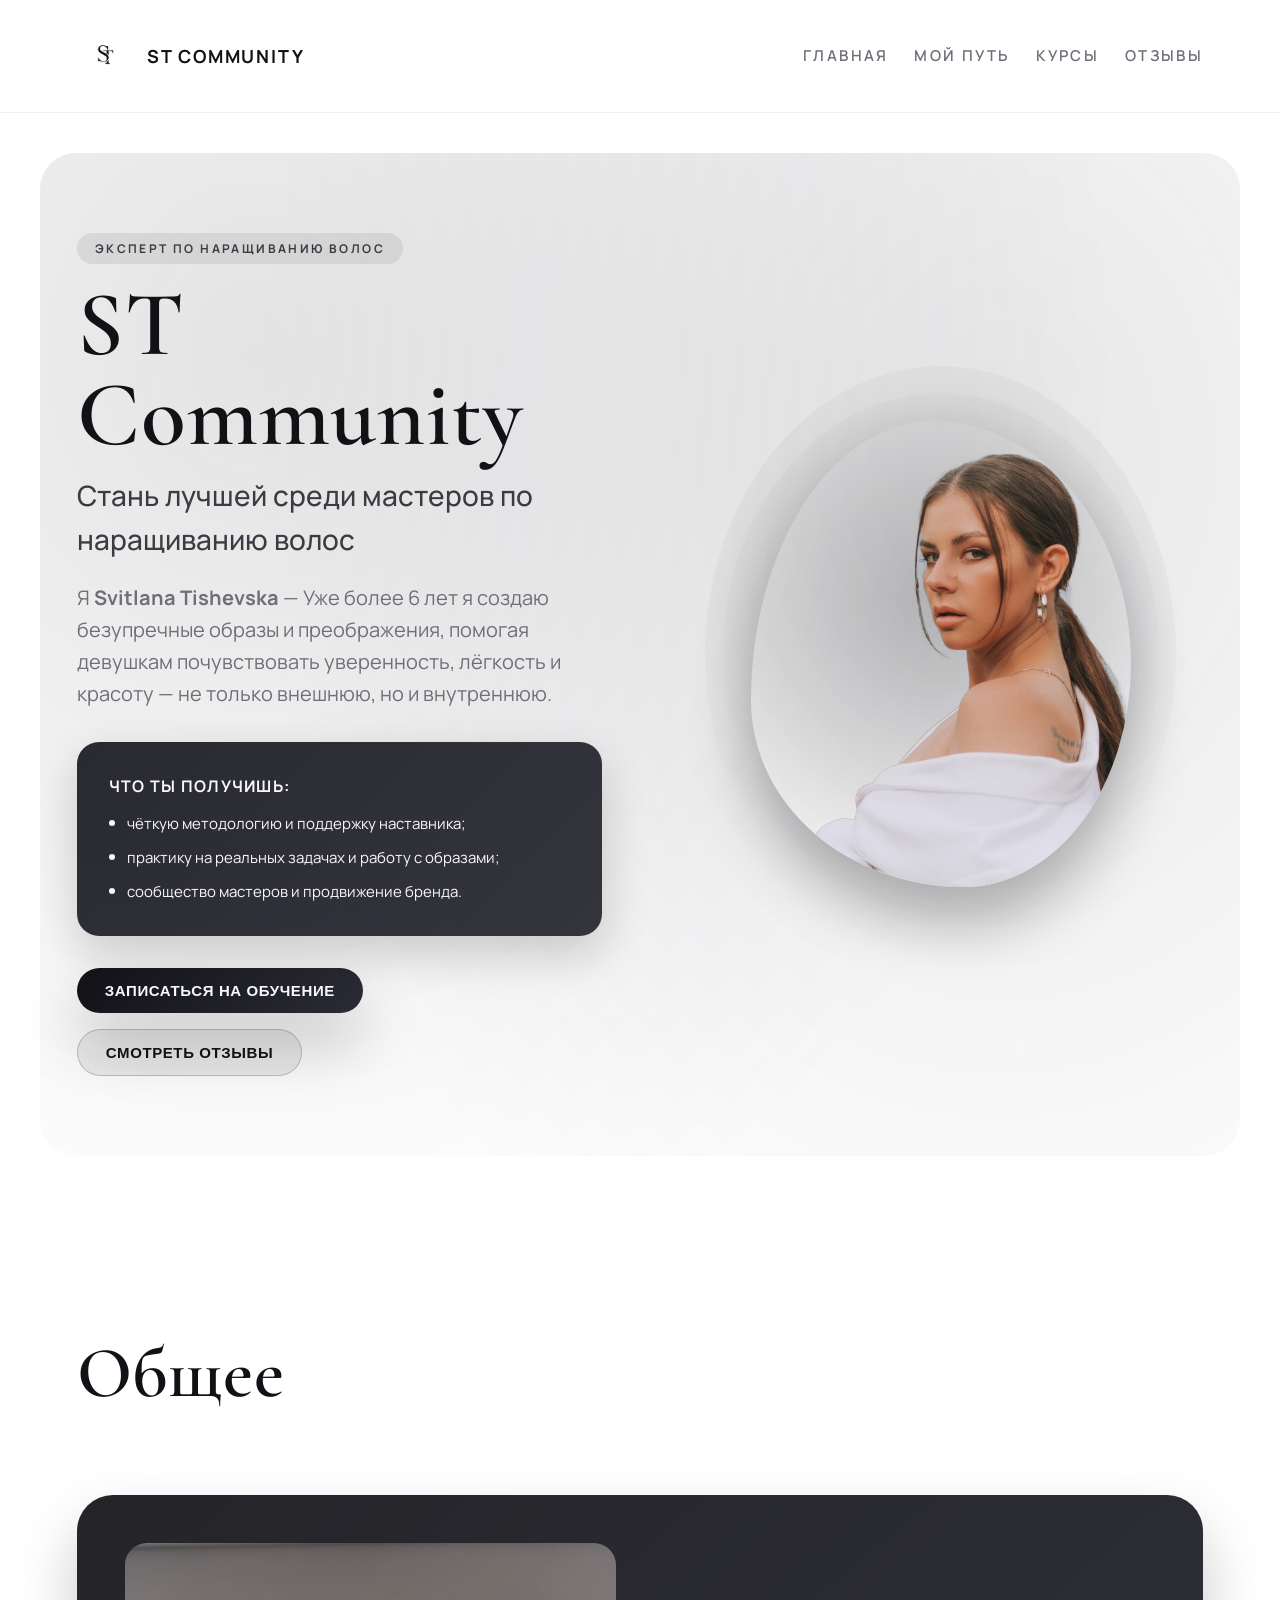
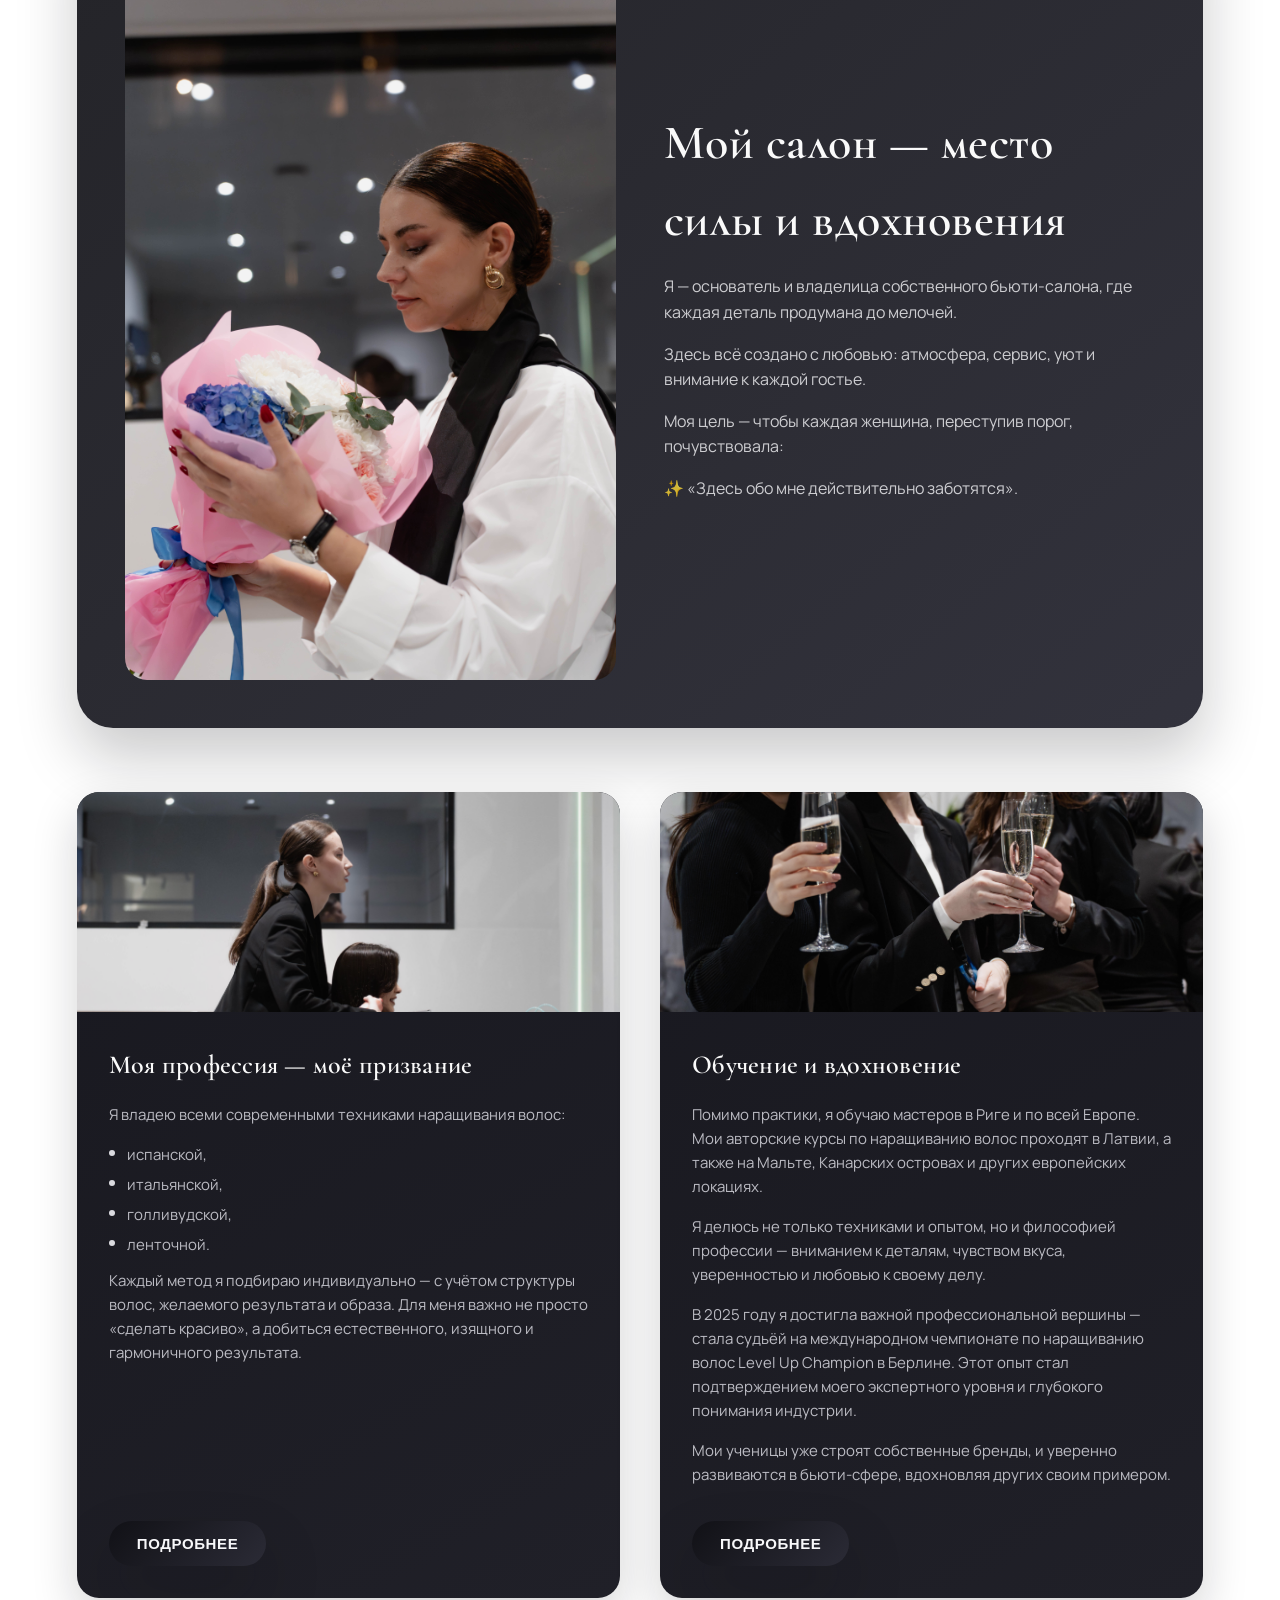
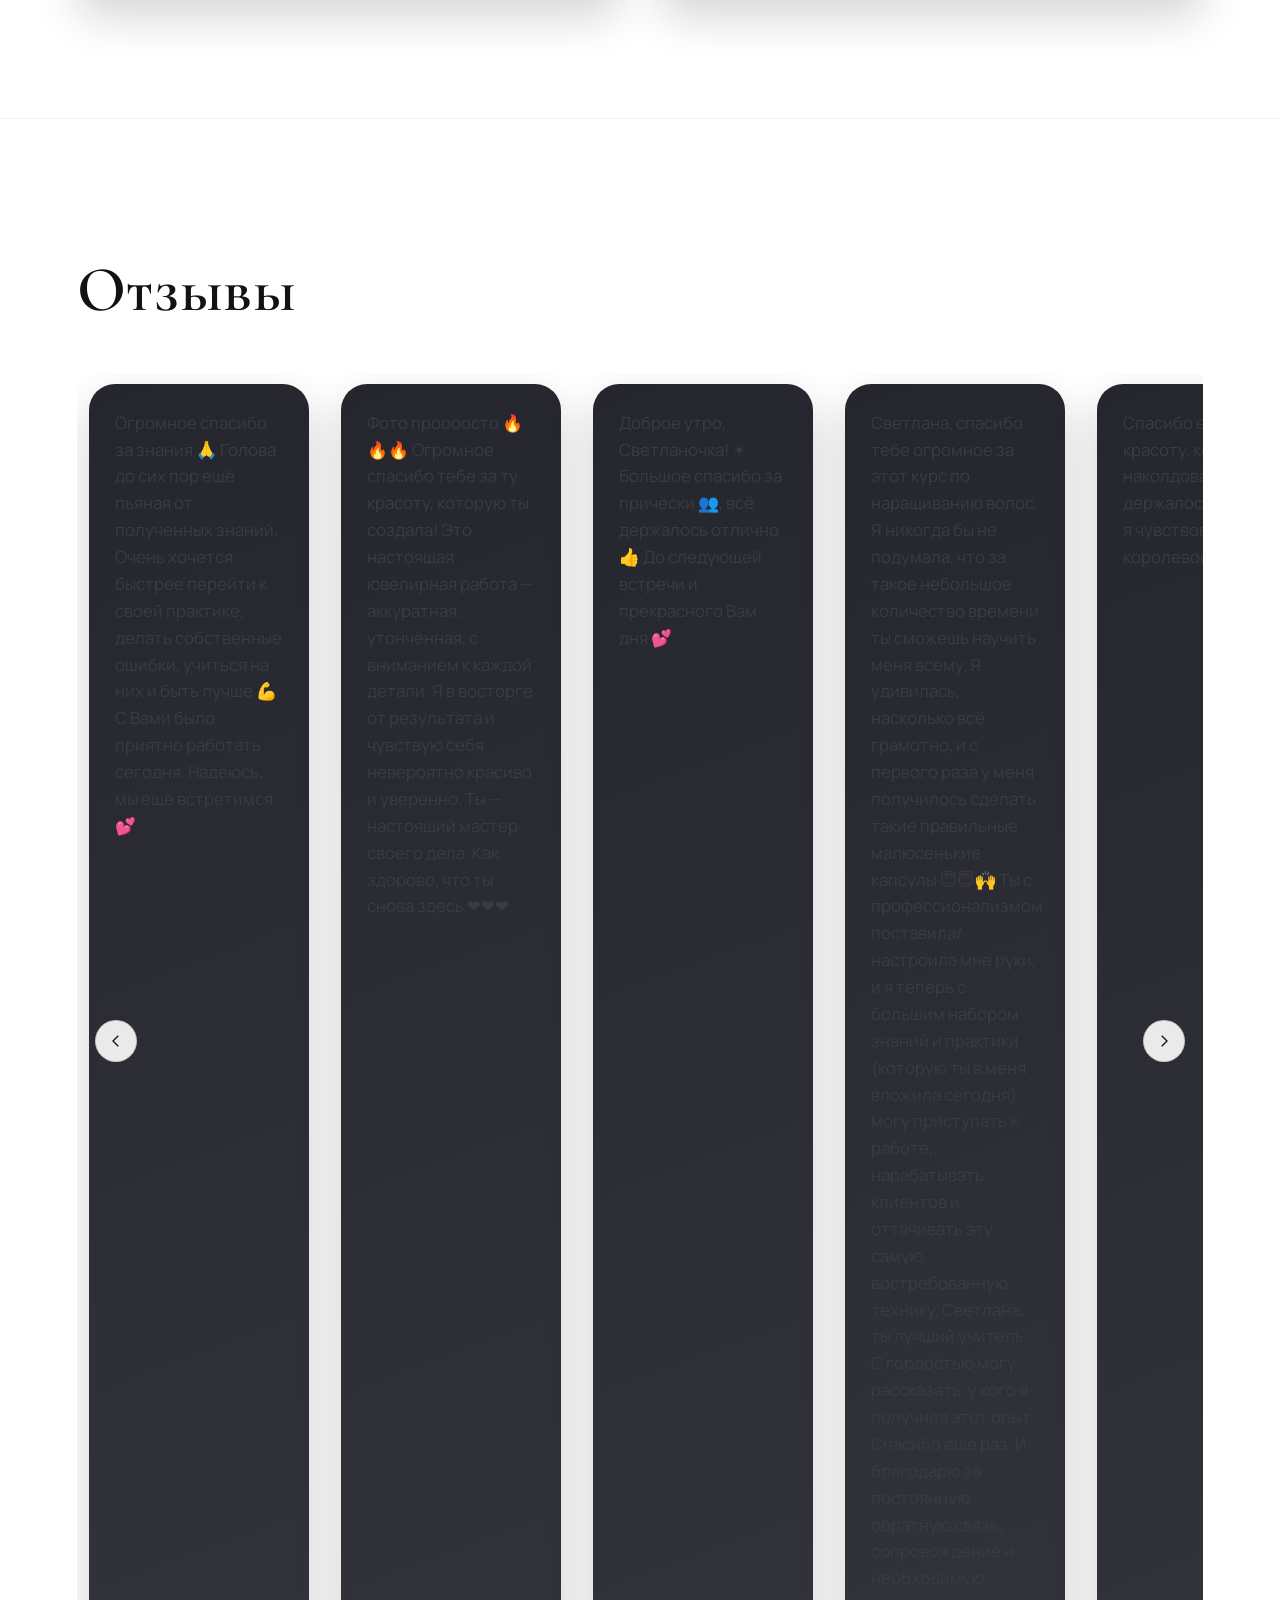
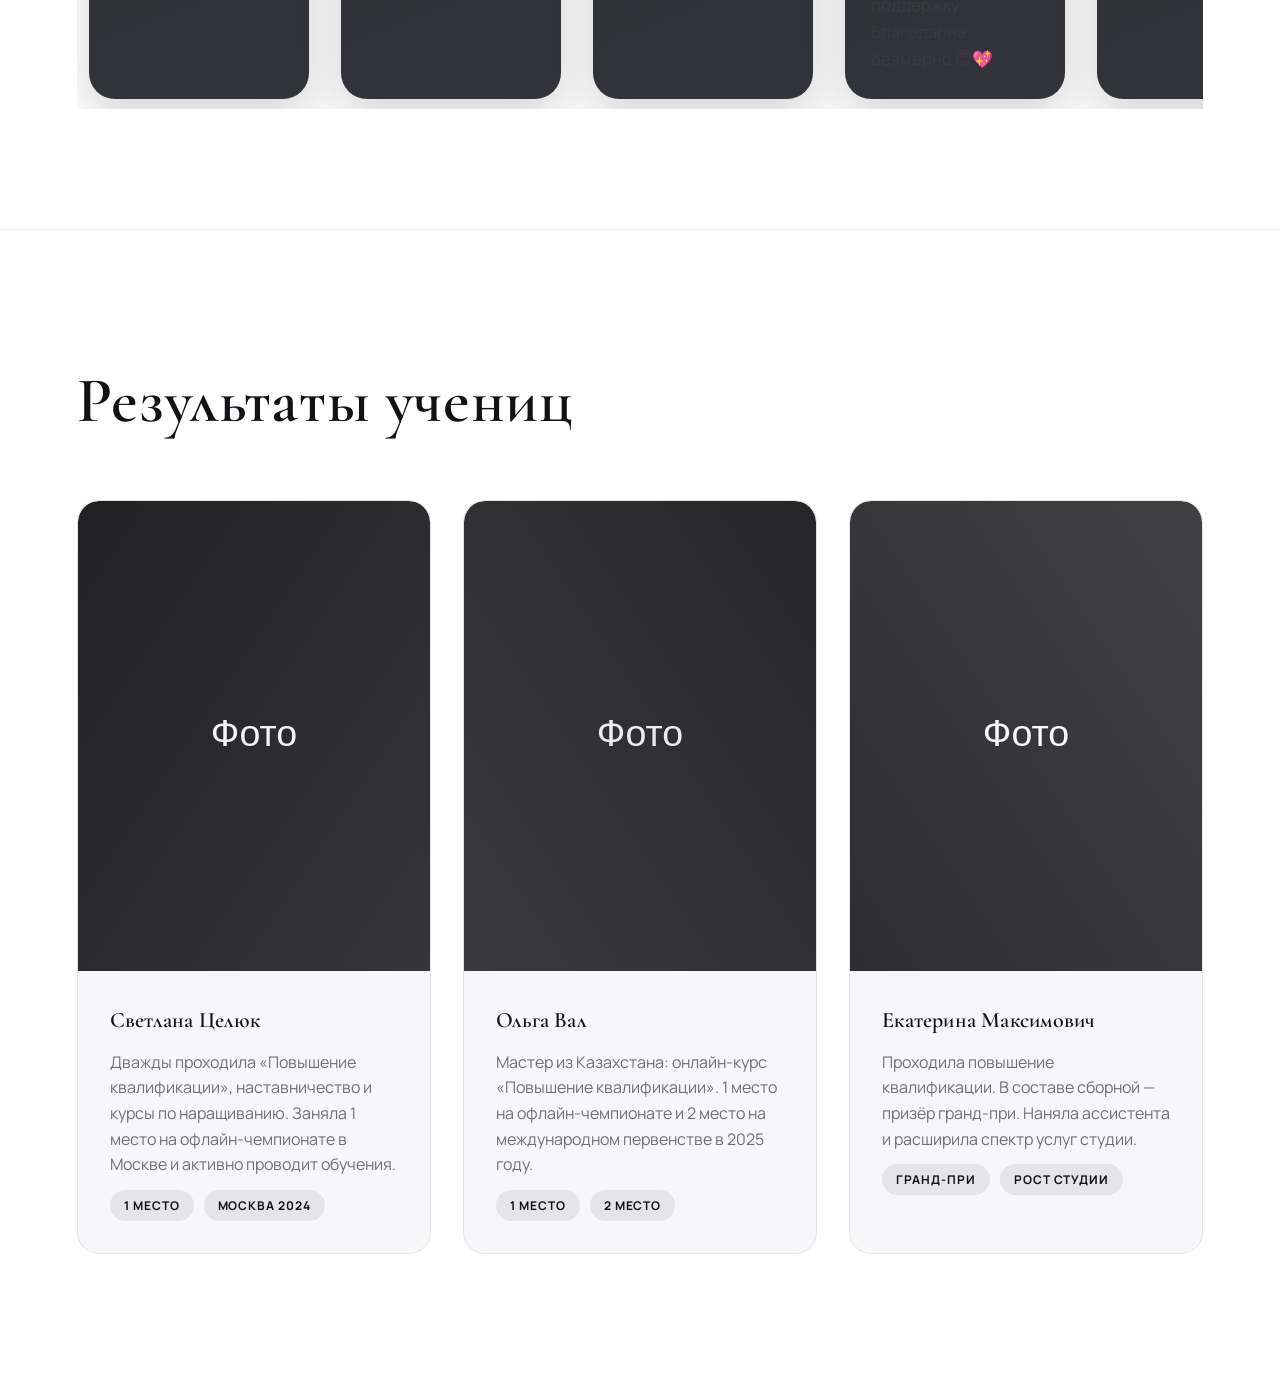
<file: png/ST_community.html>
<!DOCTYPE html>
<html lang="ru">
<head>
  <meta charset="UTF-8" />
  <meta name="viewport" content="width=device-width, initial-scale=1" />
  <title>ST Community — салон красоты и обучение</title>
  <link rel="preconnect" href="https://fonts.googleapis.com">
  <link rel="preconnect" href="https://fonts.gstatic.com" crossorigin>
  <link href="https://fonts.googleapis.com/css2?family=Cormorant+Garamond:wght@500;600;700&family=Manrope:wght@300;400;500;600;700;800&display=swap" rel="stylesheet">
  <link rel="stylesheet" href="styles.css">
</head>
<body>
  <div class="page">
    <header class="nav">
      <a class="brand" href="#hero">
        <img src="png/logo.PNG" alt="Логотип ST Community" />
        <span>ST Community</span>
      </a>
      <nav class="menu">
        <a href="#hero">Главная</a>
        <a href="#path">Мой путь</a>
        <a href="#courses">Курсы</a>
        <a href="#reviews">Отзывы</a>
      </nav>
    </header>

    <section id="hero" class="hero">
      <div class="hero-inner">
        <div class="hero-content">
          <span class="hero-badge">эксперт по наращиванию волос</span>
          <h1 class="title">ST Community</h1>
          <p class="subtitle">Стань лучшей среди мастеров по наращиванию волос</p>
          <p class="lead">Я <b>Svitlana Tishevska</b> — Уже более 6 лет я создаю безупречные образы и преображения, помогая девушкам почувствовать уверенность, лёгкость и красоту — не только внешнюю, но и внутреннюю.</p>
          <div class="card">
            <b>Что ты получишь:</b>
            <ul>
              <li>чёткую методологию и поддержку наставника;</li>
              <li>практику на реальных задачах и работу с образами;</li>
              <li>сообщество мастеров и продвижение бренда.</li>
            </ul>
          </div>
          <div class="cta">
            <button class="btn btn-primary" type="button" data-scroll="#courses">Записаться на обучение</button>
            <button class="btn btn-ghost" type="button" data-scroll="#reviews">Смотреть отзывы</button>
          </div>
        </div>
        <div class="figure">
          <div class="halo" aria-hidden="true"></div>
          <img class="hero-img" src="png/header.PNG" alt="Svitlana" />
        </div>
      </div>
    </section>

    <!-- <section id="path" class="timeline">
      <div class="timeline-inner">
        <h2 class="timeline-title">Мой путь</h2>
        <div class="timeline-grid">
          <div class="tl-item"><figure class="tl-card"><img src="png\Line\2.jpg" alt="Этап 1"/></figure><div class="tl-caption">Не придумал</div></div>
          <div class="tl-item"><figure class="tl-card"><img src="png\Line\3.jpg" alt="Этап 2"/></figure><div class="tl-caption">В наращивании волос с 2014 года</div></div>
          <div class="tl-item"><figure class="tl-card"><img src="png\Line\2.jpg" alt="Этап 3"/></figure><div class="tl-caption">В преподавании с 2017 года</div></div>
          <div class="tl-item"><figure class="tl-card"><img src="png\Line\2.jpg" alt="Этап 4"/></figure><div class="tl-caption">Победы на международных чемпионатах</div></div>
        </div>
      </div>
    </section> -->

    <!-- Секция 3: Курсы и мастер‑классы -->
    <section id="courses" class="courses">
      <div class="courses-inner">
        <h2 class="courses-title">Общее</h2>
        <!-- <h3 class="courses-sub">и про мастер‑классы</h3> -->

        <!-- Большая карточка курса -->
          <article class="course-feature">
            <div class="thumb">
              <img src="png/Line/2.jpg" alt="Курс ПроМасштаб" />
            </div>
            <div class="feature-body">
              <h3>Мой салон — место силы и вдохновения</h3>
              <div class="desc">
                <p>Я — основатель и владелица собственного бьюти-салона, где каждая деталь продумана до мелочей.</p>
                <p>Здесь всё создано с любовью: атмосфера, сервис, уют и внимание к каждой гостье.</p>
                <p>Моя цель — чтобы каждая женщина, переступив порог, почувствовала:</p>
                <p>✨ «Здесь обо мне действительно заботятся».</p>
              </div>
              <div class="course-meta"></div>
            </div>
          </article>

          <!-- Две карточки ниже -->
          <div class="course-grid">
            <article class="course-card">
              <img src="png/Line/4.jpg" alt="Курс с нуля" />
              <div class="body">
                <h4>Моя профессия — моё призвание</h4>
                <div class="desc">
                  <p>Я владею всеми современными техниками наращивания волос:</p>
                  <ul>
                    <li>испанской,</li>
                    <li>итальянской,</li>
                    <li>голливудской,</li>
                    <li>ленточной.</li>
                  </ul>
                  <p>Каждый метод я подбираю индивидуально — с учётом структуры волос, желаемого результата и образа. Для меня важно не просто «сделать красиво», а добиться естественного, изящного и гармоничного результата.</p>
                </div>
                <button class="btn btn-primary">Подробнее</button>
              </div>
            </article>

            <article class="course-card">
              <img src="png/Line/3.jpg" alt="Повышение квалификации" />
              <div class="body">
                <h4>Обучение и вдохновение</h4>
                <div class="desc">
                  <p>Помимо практики, я обучаю мастеров в Риге и по всей Европе. Мои авторские курсы по наращиванию волос проходят в Латвии, а также на Мальте, Канарских островах и других европейских локациях.</p>
                  <p>Я делюсь не только техниками и опытом, но и философией профессии — вниманием к деталям, чувством вкуса, уверенностью и любовью к своему делу.</p>
                  <p>В 2025 году я достигла важной профессиональной вершины — стала судьёй на международном чемпионате по наращиванию волос Level Up Champion в Берлине. Этот опыт стал подтверждением моего экспертного уровня и глубокого понимания индустрии.</p>
                  <p>Мои ученицы уже строят собственные бренды, и уверенно развиваются в бьюти-сфере, вдохновляя других своим примером.</p>
                </div>
                <button class="btn btn-primary">Подробнее</button>
              </div>
            </article>
        </div>
      </div>
    </section>

   
    <!-- Секция 4: Отзывы -->
    <section id="reviews" class="reviews">
      <div class="reviews-inner">
        <h2 class="reviews-title">Отзывы</h2>
        <div class="reviews-viewport">
            <div class="reviews-track" id="reviewsTrack">
              <div class="rev-card">
                <p>Огромное спасибо за знания 🙏 Голова до сих пор ещё пьяная от полученных знаний. Очень хочется быстрее перейти к своей практике, делать собственные ошибки, учиться на них и быть лучше 💪 С Вами было приятно работать сегодня. Надеюсь, мы ещё встретимся 💕</p>
              </div>
              <div class="rev-card">
                <p>Фото проооосто 🔥🔥🔥 Огромное спасибо тебе за ту красоту, которую ты создала! Это настоящая ювелирная работа — аккуратная, утончённая, с вниманием к каждой детали. Я в восторге от результата и чувствую себя невероятно красиво и уверенно. Ты — настоящий мастер своего дела. Как здорово, что ты снова здесь ❤️❤️❤️</p>
              </div>
              <div class="rev-card">
                <p>Доброе утро, Светланочка! ☀️ Большое спасибо за причёски 👥, всё держалось отлично 👍 До следующей встречи и прекрасного Вам дня 💕</p>
              </div>
              <div class="rev-card">
                <p>Светлана, спасибо тебе огромное за этот курс по наращиванию волос. Я никогда бы не подумала, что за такое небольшое количество времени ты сможешь научить меня всему. Я удивилась, насколько всё грамотно, и с первого раза у меня получилось сделать такие правильные малюсенькие капсулы 😇😇🙌 Ты с профессионализмом поставила/настроила мне руки, и я теперь с большим набором знаний и практики (которую ты в меня вложила сегодня) могу приступать к работе, нарабатывать клиентов и оттачивать эту самую востребованную технику. Светлана, ты лучший учитель. С гордостью могу рассказать, у кого я получила этот опыт. Спасибо ещё раз. И благодарю за постоянную обратную связь, сопровождение и необходимую поддержку. Благодарна безмерно 😇💖</p>
              </div>
              <div class="rev-card">
                <p>Спасибо ещё раз за красоту, которую ты наколдовала, всё держалось отлично, я чувствовала себя королевой 😚❤️</p>
              </div>
              <div class="rev-card">
                <p>Здравствуйте. Всё отлично. Отходила с прямыми сегодня, мои нигде не вылезают, сейчас с хвостом и тоже всё супер! Очень удобно. Спасибо огромное! 💜🙏☺️🌟👍♀️❤️</p>
              </div>
              <div class="rev-card">
                <p>Светочка!!!! Ни дня без благодарности вам не проходит! Прям новая жизнь!!!! Спасибо большое! Волосы... они теперь у меня есть 😅😅 Укладываю каждый раз, теперь могу и хвост, и косу, но в основном хожу с красивыми кудрями!!!</p>
              </div>
              <div class="rev-card">
                <p>Ты просто волшебница и создаёшь невероятное!! С чем бы я к тебе не приходила, ухожу с лучшим наращиванием 🙌❤️</p>
              </div>
              <div class="rev-card">
                <p>Мне даже в зале сегодня говорили, какая крутая причёска у меня 😄 Хотя я уже гульку из косы сделала ❤️</p>
              </div>
              <div class="rev-card">
                <p>Мне даже в зале сегодня говорили, какая крутая причёска у меня 😄 Хотя я уже гульку из косы сделала ❤️</p>
              </div>
              <div class="rev-card">
                <p>Добрый день! 🌷 Волосы отлично!!!! Давно мне не было так комфортно ❤️ Наконец я нашла своего мастера 💜💜💜💜💜 Безумно рада! ❤️</p>
              </div>
              <div class="rev-card">
                <p>Здравствуйте, ещё раз! И ещё раз хотела поблагодарить вас за такую красоту, очень нравится, спасибо! 💖🐻</p>
              </div>
              <div class="rev-card">
                <p>Здравствуйте. Всё отлично. Это было лучшее моё решение 😂 Ничего не падает и вообще как будто свои.</p>
              </div>
              <div class="rev-card">
                <p>Ой спасиииибо 🥰❤️❤️ Я когда увидела, была в восторге от образа 😄 А как мне идёт эта укладка 😉😁🔥🔥🔥❤️</p>
              </div>
            </div>
            <div class="rev-nav">
              <button class="rev-btn rev-prev" aria-label="Назад" id="revPrev">
              <svg viewBox="0 0 24 24"><path d="M15 19l-7-7 7-7"/></svg>
            </button>
            <button class="rev-btn rev-next" aria-label="Вперёд" id="revNext">
              <svg viewBox="0 0 24 24"><path d="M9 5l7 7-7 7"/></svg>
            </button>
          </div>
        </div>
      </div>
    </section>

 <!-- Секция 5: Результаты учениц -->
    <section id="results" class="results">
      <div class="results-inner">
        <h2 class="results-title">Результаты учениц</h2>
        <div class="results-grid">
            <article class="result-card">
              <img src="data:image/svg+xml,%3Csvg xmlns='http://www.w3.org/2000/svg' viewBox='0 0 600 900'%3E%3Cdefs%3E%3ClinearGradient id='g1' x1='0' y1='0' x2='1' y2='1'%3E%3Cstop offset='0%25' stop-color='%23212123'/%3E%3Cstop offset='100%25' stop-color='%23363639'/%3E%3C/linearGradient%3E%3C/defs%3E%3Crect width='600' height='900' fill='url(%23g1)'/%3E%3Ctext x='50%25' y='50%25' fill='%23f5f5f5' font-family='Manrope,Arial,sans-serif' font-size='64' text-anchor='middle' dominant-baseline='middle'%3EФото%3C/text%3E%3C/svg%3E" alt="Светлана — 1 место" />
            <div class="result-body">
              <h4 class="result-name">Светлана Целюк</h4>
              <p class="result-text">Дважды проходила «Повышение квалификации», наставничество и курсы по наращиванию. Заняла 1 место на офлайн‑чемпионате в Москве и активно проводит обучения.</p>
              <div class="result-tags">
                <span class="result-tag">1 место</span>
                <span class="result-tag">Москва 2024</span>
              </div>
            </div>
          </article>

            <article class="result-card">
              <img src="data:image/svg+xml,%3Csvg xmlns='http://www.w3.org/2000/svg' viewBox='0 0 600 900'%3E%3Cdefs%3E%3ClinearGradient id='g2' x1='1' y1='0' x2='0' y2='1'%3E%3Cstop offset='0%25' stop-color='%2326262a'/%3E%3Cstop offset='100%25' stop-color='%233b3b40'/%3E%3C/linearGradient%3E%3C/defs%3E%3Crect width='600' height='900' fill='url(%23g2)'/%3E%3Ctext x='50%25' y='50%25' fill='%23ededed' font-family='Manrope,Arial,sans-serif' font-size='64' text-anchor='middle' dominant-baseline='middle'%3EФото%3C/text%3E%3C/svg%3E" alt="Ольга — чемпионат" />
            <div class="result-body">
              <h4 class="result-name">Ольга Вал</h4>
              <p class="result-text">Мастер из Казахстана: онлайн‑курс «Повышение квалификации». 1 место на офлайн‑чемпионате и 2 место на международном первенстве в 2025 году.</p>
              <div class="result-tags">
                <span class="result-tag">1 место</span>
                <span class="result-tag">2 место</span>
              </div>
            </div>
          </article>

            <article class="result-card">
              <img src="data:image/svg+xml,%3Csvg xmlns='http://www.w3.org/2000/svg' viewBox='0 0 600 900'%3E%3Cdefs%3E%3ClinearGradient id='g3' x1='0' y1='1' x2='1' y2='0'%3E%3Cstop offset='0%25' stop-color='%232d2d31'/%3E%3Cstop offset='100%25' stop-color='%23424247'/%3E%3C/linearGradient%3E%3C/defs%3E%3Crect width='600' height='900' fill='url(%23g3)'/%3E%3Ctext x='50%25' y='50%25' fill='%23fafafa' font-family='Manrope,Arial,sans-serif' font-size='64' text-anchor='middle' dominant-baseline='middle'%3EФото%3C/text%3E%3C/svg%3E" alt="Екатерина — призёр" />
            <div class="result-body">
              <h4 class="result-name">Екатерина Максимович</h4>
              <p class="result-text">Проходила повышение квалификации. В составе сборной — призёр гранд‑при. Наняла ассистента и расширила спектр услуг студии.</p>
              <div class="result-tags">
                <span class="result-tag">Гранд‑при</span>
                <span class="result-tag">Рост студии</span>
              </div>
            </div>
          </article>
        </div>
      </div>
    </section>

    <script>
      (function(){
        const track = document.getElementById('reviewsTrack');
        const prev = document.getElementById('revPrev');
        const next = document.getElementById('revNext');
        function scrollByStep(dir){
          const step = Math.min(track.clientWidth * 0.7, 500);
          track.scrollBy({left: dir * step, behavior: 'smooth'});
        }
        prev?.addEventListener('click', ()=>scrollByStep(-1));
        next?.addEventListener('click', ()=>scrollByStep(1));

        document.querySelectorAll('[data-scroll]')
          .forEach(btn => btn.addEventListener('click', () => {
            const target = btn.getAttribute('data-scroll');
            const node = target ? document.querySelector(target) : null;
            if(node){
              node.scrollIntoView({behavior: 'smooth', block: 'start'});
            }
          }));
      })();
    </script>

  </div>
</body>
</html>
</file>
<file: styles.css>
/* ==========================================================================
   ST Community — Beauty Salon Landing
   Refined monochrome styling with white background and dark, glossy elements
   ========================================================================== */

/* ========== 1) Reset & Base ========== */
*,
*::before,
*::after {
  box-sizing: border-box;
}

:root {
  color-scheme: light;
  --bg: #ffffff;
  --ink: #111116;
  --ink-strong: #0b0b0f;
  --muted: #6f6f79;
  --muted-strong: #3b3b43;
  --soft: #f2f2f5;
  --card-dark: #18181f;
  --card-dark-2: #202028;
  --stroke: rgba(32, 32, 40, 0.12);
  --stroke-strong: rgba(32, 32, 40, 0.3);
  --accent: #2a2a35;
  --accent-soft: rgba(24, 24, 30, 0.6);
  --glow: 0 30px 60px rgba(12, 12, 16, 0.22);
  --glow-soft: 0 18px 45px rgba(15, 15, 24, 0.18);
  --radius-lg: 36px;
  --radius-md: 22px;
  --radius-sm: 12px;
  --transition: 220ms cubic-bezier(.4, 0, .2, 1);
}

html,
body {
  height: 100%;
}

body {
  margin: 0;
  font-family: 'Manrope', 'Inter', system-ui, -apple-system, BlinkMacSystemFont, 'Segoe UI', sans-serif;
  font-size: 16px;
  line-height: 1.6;
  background: var(--bg);
  color: var(--muted-strong);
  -webkit-font-smoothing: antialiased;
  -moz-osx-font-smoothing: grayscale;
}

img {
  max-width: 100%;
  display: block;
}

a {
  color: inherit;
}

h1, h2, h3, h4 {
  font-family: 'Cormorant Garamond', 'Playfair Display', serif;
  font-weight: 600;
  letter-spacing: .01em;
  color: var(--ink);
}

p {
  margin: 0 0 16px;
}

section {
  padding: clamp(60px, 12vw, 120px) clamp(20px, 6vw, 120px);
}

.page {
  min-height: 100vh;
  position: relative;
  overflow-x: hidden;
}

/* ========== 2) Navigation ========== */
.nav {
  position: sticky;
  top: 0;
  z-index: 30;
  display: flex;
  align-items: center;
  justify-content: space-between;
  flex-wrap: wrap;
  gap: clamp(12px, 2vw, 24px);
  padding: clamp(18px, 3vw, 28px) clamp(20px, 6vw, 120px);
  background: rgba(255, 255, 255, 0.85);
  backdrop-filter: blur(16px);
  border-bottom: 1px solid rgba(17, 17, 22, 0.06);
}

.brand {
  display: inline-flex;
  align-items: center;
  gap: 14px;
  text-decoration: none;
  color: var(--ink);
  font-weight: 700;
  font-size: 18px;
  letter-spacing: .1em;
  text-transform: uppercase;
}

.brand img {
  width: 56px;
  height: 56px;
  object-fit: contain;
  filter: saturate(0) brightness(.95);
  transition: filter var(--transition);
}

.brand:hover img {
  filter: saturate(.5) brightness(.85);
}

.menu {
  display: flex;
  gap: clamp(16px, 2vw, 32px);
  font-size: 15px;
  font-weight: 600;
}

.lang-switch {
  display: inline-flex;
  align-items: center;
  gap: 10px;
  font-size: 14px;
  font-weight: 600;
}

.lang-switch select {
  appearance: none;
  padding: 8px 32px 8px 14px;
  border-radius: 999px;
  border: 1px solid rgba(17, 17, 22, 0.12);
  background: rgba(255, 255, 255, 0.9) url('data:image/svg+xml,%3Csvg xmlns="http://www.w3.org/2000/svg" width="16" height="16" fill="none" viewBox="0 0 16 16"%3E%3Cpath stroke="%23111116" stroke-linecap="round" stroke-linejoin="round" stroke-width="1.4" d="m4 6 4 4 4-4"/%3E%3C/svg%3E') no-repeat right 12px center;
  color: var(--ink);
  cursor: pointer;
  transition: box-shadow var(--transition), border-color var(--transition);
}

.lang-switch select:focus {
  outline: none;
  border-color: rgba(17, 17, 22, 0.3);
  box-shadow: 0 0 0 3px rgba(17, 17, 22, 0.12);
}

.visually-hidden {
  position: absolute !important;
  width: 1px;
  height: 1px;
  padding: 0;
  margin: -1px;
  overflow: hidden;
  clip: rect(0, 0, 0, 0);
  white-space: nowrap;
  border: 0;
}

.menu a {
  position: relative;
  text-decoration: none;
  color: var(--muted);
  text-transform: uppercase;
  letter-spacing: .16em;
  transition: color var(--transition);
}

.menu a::after {
  content: '';
  position: absolute;
  inset-inline: 0;
  bottom: -8px;
  height: 2px;
  transform: scaleX(0);
  transform-origin: left;
  background: var(--ink);
  transition: transform var(--transition);
}

.menu a:hover,
.menu a:focus-visible {
  color: var(--ink);
}

.menu a:hover::after,
.menu a:focus-visible::after {
  transform: scaleX(1);
}

/* ========== 3) Buttons & Utilities ========== */
.btn {
  appearance: none;
  border: 0;
  border-radius: 999px;
  padding: 14px 28px;
  font-size: 15px;
  font-weight: 700;
  letter-spacing: .04em;
  text-transform: uppercase;
  cursor: pointer;
  text-decoration: none;
  transition: transform var(--transition), box-shadow var(--transition), background var(--transition), color var(--transition);
}

.btn-primary {
  color: #f8f8fa;
  background: linear-gradient(135deg, #111116, #2b2b36);
  box-shadow: var(--glow);
}

.btn-primary:hover {
  transform: translateY(-2px);
  box-shadow: 0 32px 60px rgba(12, 12, 16, 0.32);
}

.btn-ghost {
  background: rgba(17, 17, 22, 0.08);
  color: var(--ink);
  border: 1px solid rgba(17, 17, 22, 0.2);
}

.btn-ghost:hover {
  background: rgba(17, 17, 22, 0.16);
  transform: translateY(-2px);
}

.hero-badge {
  display: inline-flex;
  align-items: center;
  gap: 8px;
  padding: 6px 18px;
  border-radius: 999px;
  background: rgba(17, 17, 22, 0.08);
  color: var(--muted-strong);
  text-transform: uppercase;
  letter-spacing: .2em;
  font-size: 12px;
  font-weight: 700;
  animation: fade-in 700ms ease 150ms both;
}

/* ========== 4) Hero ========== */
.hero {
  position: relative;
  isolation: isolate;
  overflow: hidden;
}

.hero::before {
  content: '';
  position: absolute;
  inset: clamp(10px, 4vw, 40px);
  border-radius: var(--radius-lg);
  background: radial-gradient(120% 160% at 18% 20%, rgba(30,30,40,0.12), transparent 60%),
              radial-gradient(90% 140% at 80% 30%, rgba(20,20,28,0.1), transparent 70%);
  z-index: -2;
}

.hero-inner {
  max-width: 1200px;
  margin-inline: auto;
  display: grid;
  gap: clamp(32px, 6vw, 80px);
  grid-template-columns: repeat(auto-fit, minmax(280px, 1fr));
  align-items: center;
}

.hero-content {
  position: relative;
}

.hero-content .title {
  font-size: clamp(48px, 8vw, 92px);
  line-height: .98;
  margin: 16px 0 12px;
  animation: slide-up 600ms ease 100ms both;
}

.subtitle {
  font-size: clamp(20px, 3.4vw, 28px);
  color: var(--muted-strong);
  font-weight: 500;
  margin-bottom: 20px;
  animation: slide-up 600ms ease 180ms both;
}

.lead {
  font-size: clamp(16px, 2vw, 20px);
  color: var(--muted);
  max-width: 560px;
  animation: slide-up 600ms ease 240ms both;
}

.card {
  margin: 32px 0;
  padding: clamp(20px, 4vw, 32px);
  border-radius: var(--radius-md);
  background: linear-gradient(135deg, rgba(24,24,32,0.92), rgba(36,36,46,0.92));
  color: #f8f8fa;
  box-shadow: var(--glow-soft);
  animation: fade-in 600ms ease 320ms both;
}

.card b {
  display: block;
  font-size: 16px;
  letter-spacing: .08em;
  text-transform: uppercase;
  margin-bottom: 12px;
}

.card ul {
  list-style: none;
  padding: 0;
  margin: 0;
  display: grid;
  gap: 10px;
}

.card li {
  position: relative;
  padding-left: 18px;
  font-size: 15px;
}

.card li::before {
  content: '';
  position: absolute;
  left: 0;
  top: 8px;
  width: 6px;
  height: 6px;
  border-radius: 999px;
  background: #f8f8fa;
}

.cta {
  display: flex;
  flex-wrap: wrap;
  gap: 16px;
  animation: fade-in 600ms ease 380ms both;
}

.figure {
  position: relative;
  justify-self: center;
}

.figure::after {
  content: '';
  position: absolute;
  inset: -28px;
  border-radius: 50%;
  background: radial-gradient(circle at 50% 40%, rgba(20,20,30,0.12), transparent 65%);
  filter: blur(0px);
  z-index: -2;
}

.halo {
  position: absolute;
  inset: -12%;
  border-radius: 50%;
  background: radial-gradient(circle at 50% 40%, rgba(17,17,24,0.15), transparent 70%);
  z-index: -1;
  animation: pulse 5s ease-in-out infinite;
}

.hero-img {
  width: min(380px, 65vw);
  border-radius: 48% 52% 44% 56% / 60% 52% 48% 40%;
  object-fit: cover;
  box-shadow: 0 36px 60px rgba(10, 10, 18, 0.3);
  animation: float 8s ease-in-out infinite;
}

/* ========== 5) Courses ========== */
.courses {
  position: relative;
}

.courses-inner {
  max-width: 1200px;
  margin-inline: auto;
  display: grid;
  gap: clamp(40px, 5vw, 80px);
}

.courses-title {
  font-size: clamp(42px, 6vw, 72px);
  margin: 0;
}

.course-feature {
  display: grid;
  gap: clamp(24px, 4vw, 48px);
  grid-template-columns: repeat(auto-fit, minmax(260px, 1fr));
  align-items: center;
  padding: clamp(24px, 4vw, 48px);
  border-radius: var(--radius-lg);
  background: linear-gradient(140deg, rgba(17,17,22,0.92), rgba(33,33,44,0.92));
  color: #f0f0f4;
  box-shadow: var(--glow);
}

.course-feature .thumb img {
  width: 100%;
  border-radius: var(--radius-md);
  object-fit: cover;
  height: 100%;
  min-height: 260px;
}

.feature-body h3 {
  color: #fafafa;
  font-size: clamp(32px, 5vw, 48px);
  margin: 0 0 16px;
}

.feature-body .desc p {
  color: rgba(245,245,248,0.8);
}

.course-grid {
  display: grid;
  grid-template-columns: repeat(auto-fit, minmax(280px, 1fr));
  gap: clamp(24px, 4vw, 40px);
}

.course-card {
  display: flex;
  flex-direction: column;
  border-radius: var(--radius-md);
  overflow: hidden;
  background: linear-gradient(150deg, var(--card-dark), var(--card-dark-2));
  color: #f0f0f4;
  box-shadow: var(--glow-soft);
  transition: transform var(--transition), box-shadow var(--transition);
  height: 100%;
}

.course-card:hover {
  transform: translateY(-6px);
  box-shadow: 0 28px 46px rgba(12, 12, 20, 0.26);
}

.course-card img {
  width: 100%;
  height: 220px;
  object-fit: cover;
  filter: saturate(.85);
}

.course-card .body {
  padding: clamp(20px, 3vw, 32px);
  display: flex;
  flex-direction: column;
  gap: 18px;
  flex: 1;
}

.course-card h4 {
  margin: 0;
  color: #fafafa;
  font-size: clamp(22px, 3vw, 26px);
}

.course-card .desc {
  color: rgba(232,232,240,0.78);
  font-size: 15px;
  flex: 1;
}

.course-card .desc ul {
  list-style: none;
  padding: 0;
  margin: 0 0 12px;
  display: grid;
  gap: 6px;
}

.course-card .desc li {
  position: relative;
  padding-left: 18px;
}

.course-card .desc li::before {
  content: '';
  position: absolute;
  left: 0;
  top: 7px;
  width: 6px;
  height: 6px;
  border-radius: 50%;
  background: rgba(240, 240, 244, 0.9);
}

.course-card .btn {
  align-self: flex-start;
  margin-top: auto;
}

/* ========== 6) Reviews ========== */
.reviews {
  background: var(--bg);
  border-block: 1px solid rgba(17, 17, 22, 0.06);
}

.reviews-inner {
  max-width: 1200px;
  margin-inline: auto;
  display: grid;
  gap: 32px;
}

.reviews-title {
  font-size: clamp(38px, 5vw, 64px);
  margin: 0;
}

.reviews-viewport {
  position: relative;
  overflow: hidden;
}

.reviews-track {
  display: grid;
  grid-auto-flow: column;
  grid-auto-columns: minmax(260px, clamp(300px, 28vw, 380px));
  gap: clamp(18px, 3.2vw, 34px);
  overflow-x: auto;
  padding-block: 10px;
  padding-inline: clamp(6px, 2.4vw, 16px);
  scroll-snap-type: x mandatory;
  scrollbar-width: thin;
}

.reviews-track::-webkit-scrollbar {
  height: 6px;
}

.reviews-track::-webkit-scrollbar-thumb {
  background: rgba(17, 17, 22, 0.2);
  border-radius: 999px;
}

.rev-card {
  position: relative;
  display: flex;
  flex-direction: column;
  border-radius: 26px;
  padding: clamp(16px, 2.6vw, 22px);
  scroll-snap-align: center;
  min-height: clamp(180px, 24vh, 280px);
  background: linear-gradient(160deg, rgba(26, 26, 34, 0.95), rgba(40, 40, 50, 0.95));
  color: rgba(246, 246, 251, 0.92);
  box-shadow: var(--glow-soft);
  transition: transform var(--transition);
}

.rev-name {
  margin: 0 0 12px;
  font-family: 'Cormorant Garamond', 'Playfair Display', serif;
  font-size: clamp(1.1rem, 1vw + 0.8rem, 1.35rem);
  font-weight: 600;
  letter-spacing: .03em;
  color: #f6f6fb;
}

.rev-card p {
  margin: 0;
  font-family: "Manrope", system-ui, -apple-system, BlinkMacSystemFont, "Segoe UI", sans-serif;
  font-size: clamp(0.88rem, 0.8vw + 0.68rem, 0.98rem);
  line-height: 1.5;
  font-weight: 400;
}

.rev-card:hover {
  transform: translateY(-4px);
}

.rev-nav {
  position: absolute;
  inset: 0;
  display: flex;
  align-items: center;
  justify-content: space-between;
  pointer-events: none;
}

.rev-btn {
  pointer-events: auto;
  display: inline-flex;
  align-items: center;
  justify-content: center;
  width: 42px;
  height: 42px;
  border-radius: 50%;
  border: 1px solid rgba(17, 17, 22, 0.14);
  background: rgba(255, 255, 255, 0.9);
  color: var(--ink);
  cursor: pointer;
  transition: background var(--transition), transform var(--transition);
}

.rev-btn svg {
  width: 18px;
  height: 18px;
  fill: none;
  stroke: currentColor;
  stroke-width: 1.8;
}

.rev-btn:hover {
  background: rgba(17, 17, 22, 0.86);
  color: #f4f4f6;
  transform: translateY(-2px);
}

.rev-prev {
  margin-left: clamp(6px, 2vw, 18px);
}

.rev-next {
  margin-right: clamp(6px, 2vw, 18px);
}

/* ========== 7) Results ========== */
.results-inner {
  max-width: 1200px;
  margin-inline: auto;
  display: grid;
  gap: clamp(32px, 4vw, 48px);
}

.results-title {
  font-size: clamp(36px, 5vw, 64px);
  margin: 0;
}

.results-grid {
  display: grid;
  grid-template-columns: repeat(auto-fit, minmax(260px, 1fr));
  gap: clamp(20px, 3vw, 32px);
}

.result-card {
  position: relative;
  display: flex;
  flex-direction: column;
  border-radius: var(--radius-md);
  overflow: hidden;
  background: #f7f7fa;
  border: 1px solid rgba(17, 17, 22, 0.08);
  transition: transform var(--transition), box-shadow var(--transition);
}

.result-card:hover {
  transform: translateY(-6px);
  box-shadow: 0 28px 46px rgba(15, 15, 24, 0.18);
}

.result-card img {
  width: 100%;
  aspect-ratio: 3 / 4;
  object-fit: cover;
  mix-blend-mode: luminosity;
}

.result-body {
  padding: clamp(20px, 3vw, 32px);
  display: grid;
  gap: 12px;
}

.result-name {
  margin: 0;
  font-size: 22px;
}

.result-text {
  margin: 0;
  color: var(--muted);
}

.result-tags {
  display: flex;
  flex-wrap: wrap;
  gap: 10px;
}

.result-tag {
  padding: 6px 14px;
  border-radius: 999px;
  background: rgba(17, 17, 22, 0.08);
  color: var(--ink);
  font-size: 12px;
  font-weight: 700;
  letter-spacing: .08em;
  text-transform: uppercase;
}

/* ========== 8) Animations ========== */
@keyframes float {
  0%, 100% { transform: translateY(0px); }
  50% { transform: translateY(-16px); }
}

@keyframes pulse {
  0%, 100% { opacity: 0.4; transform: scale(1); }
  50% { opacity: 0.8; transform: scale(1.06); }
}

@keyframes fade-in {
  from { opacity: 0; transform: translateY(12px); }
  to { opacity: 1; transform: translateY(0); }
}

@keyframes slide-up {
  from { opacity: 0; transform: translateY(40px); }
  to { opacity: 1; transform: translateY(0); }
}

/* ========== 9) Media Queries ========== */
@media (max-width: 980px) {
  .menu {
    display: none;
  }

  .nav {
    padding-inline: clamp(16px, 6vw, 40px);
    justify-content: center;
  }

  .hero {
    padding-top: clamp(40px, 8vw, 80px);
  }

  .hero-inner {
    text-align: center;
  }

  .hero-content .title {
    margin-bottom: 18px;
  }

  .cta {
    justify-content: center;
  }

  .figure::after {
    inset: -18px;
  }

  .hero-img {
    width: min(320px, 80vw);
  }

  .course-feature {
    text-align: center;
  }

  .course-card .body {
    text-align: left;
  }

  .rev-nav {
    display: none;
  }
}

@media (max-width: 640px) {
  section {
    padding-inline: clamp(16px, 8vw, 24px);
  }

  .card {
    text-align: left;
  }

  .reviews-track {
    grid-auto-columns: minmax(200px, 80%);
  }

  .result-card img {
    aspect-ratio: 4 / 5;
  }
}

@media (prefers-reduced-motion: reduce) {
  *,
  *::before,
  *::after {
    animation-duration: 1ms !important;
    animation-iteration-count: 1 !important;
    transition-duration: 1ms !important;
    scroll-behavior: auto !important;
  }
}
</file>
<file: png/styles.css>
/* ==========================================================================
   ST Community — Beauty Salon Landing
   Refined monochrome styling with white background and dark, glossy elements
   ========================================================================== */

/* ========== 1) Reset & Base ========== */
*,
*::before,
*::after {
  box-sizing: border-box;
}

:root {
  color-scheme: light;
  --bg: #ffffff;
  --ink: #111116;
  --ink-strong: #0b0b0f;
  --muted: #6f6f79;
  --muted-strong: #3b3b43;
  --soft: #f2f2f5;
  --card-dark: #18181f;
  --card-dark-2: #202028;
  --stroke: rgba(32, 32, 40, 0.12);
  --stroke-strong: rgba(32, 32, 40, 0.3);
  --accent: #2a2a35;
  --accent-soft: rgba(24, 24, 30, 0.6);
  --glow: 0 30px 60px rgba(12, 12, 16, 0.22);
  --glow-soft: 0 18px 45px rgba(15, 15, 24, 0.18);
  --radius-lg: 36px;
  --radius-md: 22px;
  --radius-sm: 12px;
  --transition: 220ms cubic-bezier(.4, 0, .2, 1);
}

html,
body {
  height: 100%;
}

body {
  margin: 0;
  font-family: 'Manrope', 'Inter', system-ui, -apple-system, BlinkMacSystemFont, 'Segoe UI', sans-serif;
  font-size: 16px;
  line-height: 1.6;
  background: var(--bg);
  color: var(--muted-strong);
  -webkit-font-smoothing: antialiased;
  -moz-osx-font-smoothing: grayscale;
}

img {
  max-width: 100%;
  display: block;
}

a {
  color: inherit;
}

h1, h2, h3, h4 {
  font-family: 'Cormorant Garamond', 'Playfair Display', serif;
  font-weight: 600;
  letter-spacing: .01em;
  color: var(--ink);
}

p {
  margin: 0 0 16px;
}

section {
  padding: clamp(60px, 12vw, 120px) clamp(20px, 6vw, 120px);
}

.page {
  min-height: 100vh;
  position: relative;
  overflow-x: hidden;
}

/* ========== 2) Navigation ========== */
.nav {
  position: sticky;
  top: 0;
  z-index: 30;
  display: flex;
  align-items: center;
  justify-content: space-between;
  padding: clamp(18px, 3vw, 28px) clamp(20px, 6vw, 120px);
  background: rgba(255, 255, 255, 0.85);
  backdrop-filter: blur(16px);
  border-bottom: 1px solid rgba(17, 17, 22, 0.06);
}

.brand {
  display: inline-flex;
  align-items: center;
  gap: 14px;
  text-decoration: none;
  color: var(--ink);
  font-weight: 700;
  font-size: 18px;
  letter-spacing: .1em;
  text-transform: uppercase;
}

.brand img {
  width: 56px;
  height: 56px;
  object-fit: contain;
  filter: saturate(0) brightness(.95);
  transition: filter var(--transition);
}

.brand:hover img {
  filter: saturate(.5) brightness(.85);
}

.menu {
  display: flex;
  gap: clamp(16px, 2vw, 32px);
  font-size: 15px;
  font-weight: 600;
}

.menu a {
  position: relative;
  text-decoration: none;
  color: var(--muted);
  text-transform: uppercase;
  letter-spacing: .16em;
  transition: color var(--transition);
}

.menu a::after {
  content: '';
  position: absolute;
  inset-inline: 0;
  bottom: -8px;
  height: 2px;
  transform: scaleX(0);
  transform-origin: left;
  background: var(--ink);
  transition: transform var(--transition);
}

.menu a:hover,
.menu a:focus-visible {
  color: var(--ink);
}

.menu a:hover::after,
.menu a:focus-visible::after {
  transform: scaleX(1);
}

/* ========== 3) Buttons & Utilities ========== */
.btn {
  appearance: none;
  border: 0;
  border-radius: 999px;
  padding: 14px 28px;
  font-size: 15px;
  font-weight: 700;
  letter-spacing: .04em;
  text-transform: uppercase;
  cursor: pointer;
  transition: transform var(--transition), box-shadow var(--transition), background var(--transition), color var(--transition);
}

.btn-primary {
  color: #f8f8fa;
  background: linear-gradient(135deg, #111116, #2b2b36);
  box-shadow: var(--glow);
}

.btn-primary:hover {
  transform: translateY(-2px);
  box-shadow: 0 32px 60px rgba(12, 12, 16, 0.32);
}

.btn-ghost {
  background: rgba(17, 17, 22, 0.08);
  color: var(--ink);
  border: 1px solid rgba(17, 17, 22, 0.2);
}

.btn-ghost:hover {
  background: rgba(17, 17, 22, 0.16);
  transform: translateY(-2px);
}

.hero-badge {
  display: inline-flex;
  align-items: center;
  gap: 8px;
  padding: 6px 18px;
  border-radius: 999px;
  background: rgba(17, 17, 22, 0.08);
  color: var(--muted-strong);
  text-transform: uppercase;
  letter-spacing: .2em;
  font-size: 12px;
  font-weight: 700;
  animation: fade-in 700ms ease 150ms both;
}

/* ========== 4) Hero ========== */
.hero {
  position: relative;
  isolation: isolate;
  overflow: hidden;
}

.hero::before {
  content: '';
  position: absolute;
  inset: clamp(10px, 4vw, 40px);
  border-radius: var(--radius-lg);
  background: radial-gradient(120% 160% at 18% 20%, rgba(30,30,40,0.12), transparent 60%),
              radial-gradient(90% 140% at 80% 30%, rgba(20,20,28,0.1), transparent 70%);
  z-index: -2;
}

.hero-inner {
  max-width: 1200px;
  margin-inline: auto;
  display: grid;
  gap: clamp(32px, 6vw, 80px);
  grid-template-columns: repeat(auto-fit, minmax(280px, 1fr));
  align-items: center;
}

.hero-content {
  position: relative;
}

.hero-content .title {
  font-size: clamp(48px, 8vw, 92px);
  line-height: .98;
  margin: 16px 0 12px;
  animation: slide-up 600ms ease 100ms both;
}

.subtitle {
  font-size: clamp(20px, 3.4vw, 28px);
  color: var(--muted-strong);
  font-weight: 500;
  margin-bottom: 20px;
  animation: slide-up 600ms ease 180ms both;
}

.lead {
  font-size: clamp(16px, 2vw, 20px);
  color: var(--muted);
  max-width: 560px;
  animation: slide-up 600ms ease 240ms both;
}

.card {
  margin: 32px 0;
  padding: clamp(20px, 4vw, 32px);
  border-radius: var(--radius-md);
  background: linear-gradient(135deg, rgba(24,24,32,0.92), rgba(36,36,46,0.92));
  color: #f8f8fa;
  box-shadow: var(--glow-soft);
  animation: fade-in 600ms ease 320ms both;
}

.card b {
  display: block;
  font-size: 16px;
  letter-spacing: .08em;
  text-transform: uppercase;
  margin-bottom: 12px;
}

.card ul {
  list-style: none;
  padding: 0;
  margin: 0;
  display: grid;
  gap: 10px;
}

.card li {
  position: relative;
  padding-left: 18px;
  font-size: 15px;
}

.card li::before {
  content: '';
  position: absolute;
  left: 0;
  top: 8px;
  width: 6px;
  height: 6px;
  border-radius: 999px;
  background: #f8f8fa;
}

.cta {
  display: flex;
  flex-wrap: wrap;
  gap: 16px;
  animation: fade-in 600ms ease 380ms both;
}

.figure {
  position: relative;
  justify-self: center;
}

.figure::after {
  content: '';
  position: absolute;
  inset: -28px;
  border-radius: 50%;
  background: radial-gradient(circle at 50% 40%, rgba(20,20,30,0.12), transparent 65%);
  filter: blur(0px);
  z-index: -2;
}

.halo {
  position: absolute;
  inset: -12%;
  border-radius: 50%;
  background: radial-gradient(circle at 50% 40%, rgba(17,17,24,0.15), transparent 70%);
  z-index: -1;
  animation: pulse 5s ease-in-out infinite;
}

.hero-img {
  width: min(380px, 65vw);
  border-radius: 48% 52% 44% 56% / 60% 52% 48% 40%;
  object-fit: cover;
  box-shadow: 0 36px 60px rgba(10, 10, 18, 0.3);
  animation: float 8s ease-in-out infinite;
}

/* ========== 5) Courses ========== */
.courses {
  position: relative;
}

.courses-inner {
  max-width: 1200px;
  margin-inline: auto;
  display: grid;
  gap: clamp(40px, 5vw, 80px);
}

.courses-title {
  font-size: clamp(42px, 6vw, 72px);
  margin: 0;
}

.course-feature {
  display: grid;
  gap: clamp(24px, 4vw, 48px);
  grid-template-columns: repeat(auto-fit, minmax(260px, 1fr));
  align-items: center;
  padding: clamp(24px, 4vw, 48px);
  border-radius: var(--radius-lg);
  background: linear-gradient(140deg, rgba(17,17,22,0.92), rgba(33,33,44,0.92));
  color: #f0f0f4;
  box-shadow: var(--glow);
}

.course-feature .thumb img {
  width: 100%;
  border-radius: var(--radius-md);
  object-fit: cover;
  height: 100%;
  min-height: 260px;
}

.feature-body h3 {
  color: #fafafa;
  font-size: clamp(32px, 5vw, 48px);
  margin: 0 0 16px;
}

.feature-body .desc p {
  color: rgba(245,245,248,0.8);
}

.course-grid {
  display: grid;
  grid-template-columns: repeat(auto-fit, minmax(280px, 1fr));
  gap: clamp(24px, 4vw, 40px);
}

.course-card {
  display: flex;
  flex-direction: column;
  border-radius: var(--radius-md);
  overflow: hidden;
  background: linear-gradient(150deg, var(--card-dark), var(--card-dark-2));
  color: #f0f0f4;
  box-shadow: var(--glow-soft);
  transition: transform var(--transition), box-shadow var(--transition);
  height: 100%;
}

.course-card:hover {
  transform: translateY(-6px);
  box-shadow: 0 28px 46px rgba(12, 12, 20, 0.26);
}

.course-card img {
  width: 100%;
  height: 220px;
  object-fit: cover;
  filter: saturate(.85);
}

.course-card .body {
  padding: clamp(20px, 3vw, 32px);
  display: flex;
  flex-direction: column;
  gap: 18px;
  flex: 1;
}

.course-card h4 {
  margin: 0;
  color: #fafafa;
  font-size: clamp(22px, 3vw, 26px);
}

.course-card .desc {
  color: rgba(232,232,240,0.78);
  font-size: 15px;
  flex: 1;
}

.course-card .desc ul {
  list-style: none;
  padding: 0;
  margin: 0 0 12px;
  display: grid;
  gap: 6px;
}

.course-card .desc li {
  position: relative;
  padding-left: 18px;
}

.course-card .desc li::before {
  content: '';
  position: absolute;
  left: 0;
  top: 7px;
  width: 6px;
  height: 6px;
  border-radius: 50%;
  background: rgba(240, 240, 244, 0.9);
}

.course-card .btn {
  align-self: flex-start;
  margin-top: auto;
}

/* ========== 6) Reviews ========== */
.reviews {
  background: var(--bg);
  border-block: 1px solid rgba(17, 17, 22, 0.06);
}

.reviews-inner {
  max-width: 1200px;
  margin-inline: auto;
  display: grid;
  gap: 32px;
}

.reviews-title {
  font-size: clamp(38px, 5vw, 64px);
  margin: 0;
}

.reviews-viewport {
  position: relative;
  overflow: hidden;
}

.reviews-track {
  display: grid;
  grid-auto-flow: column;
  grid-auto-columns: minmax(220px, clamp(240px, 24vw, 320px));
  gap: clamp(16px, 3vw, 32px);
  overflow-x: auto;
  padding-block: 10px;
  padding-inline: clamp(4px, 2vw, 12px);
  scroll-snap-type: x mandatory;
  scrollbar-width: thin;
}

.reviews-track::-webkit-scrollbar {
  height: 6px;
}

.reviews-track::-webkit-scrollbar-thumb {
  background: rgba(17, 17, 22, 0.2);
  border-radius: 999px;
}

.rev-card {
  position: relative;
  display: flex;
  flex-direction: column;
  border-radius: 26px;
  padding: clamp(18px, 3vw, 26px);
  scroll-snap-align: center;
  min-height: clamp(240px, 32vh, 360px);
  background: linear-gradient(160deg, rgba(26, 26, 34, 0.95), rgba(40, 40, 50, 0.95));
  color: var(--text-primary);
  box-shadow: var(--glow-soft);
  transition: transform var(--transition);
}

.rev-card p {
  margin: 0;
  font-family: "Manrope", system-ui, -apple-system, BlinkMacSystemFont, "Segoe UI", sans-serif;
  font-size: clamp(0.9rem, 1vw + 0.7rem, 1.05rem);
  line-height: 1.6;
  font-weight: 400;
}

.rev-card:hover {
  transform: translateY(-4px);
}

.rev-nav {
  position: absolute;
  inset: 0;
  display: flex;
  align-items: center;
  justify-content: space-between;
  pointer-events: none;
}

.rev-btn {
  pointer-events: auto;
  display: inline-flex;
  align-items: center;
  justify-content: center;
  width: 42px;
  height: 42px;
  border-radius: 50%;
  border: 1px solid rgba(17, 17, 22, 0.14);
  background: rgba(255, 255, 255, 0.9);
  color: var(--ink);
  cursor: pointer;
  transition: background var(--transition), transform var(--transition);
}

.rev-btn svg {
  width: 18px;
  height: 18px;
  fill: none;
  stroke: currentColor;
  stroke-width: 1.8;
}

.rev-btn:hover {
  background: rgba(17, 17, 22, 0.86);
  color: #f4f4f6;
  transform: translateY(-2px);
}

.rev-prev {
  margin-left: clamp(6px, 2vw, 18px);
}

.rev-next {
  margin-right: clamp(6px, 2vw, 18px);
}

/* ========== 7) Results ========== */
.results-inner {
  max-width: 1200px;
  margin-inline: auto;
  display: grid;
  gap: clamp(32px, 4vw, 48px);
}

.results-title {
  font-size: clamp(36px, 5vw, 64px);
  margin: 0;
}

.results-grid {
  display: grid;
  grid-template-columns: repeat(auto-fit, minmax(260px, 1fr));
  gap: clamp(20px, 3vw, 32px);
}

.result-card {
  position: relative;
  display: flex;
  flex-direction: column;
  border-radius: var(--radius-md);
  overflow: hidden;
  background: #f7f7fa;
  border: 1px solid rgba(17, 17, 22, 0.08);
  transition: transform var(--transition), box-shadow var(--transition);
}

.result-card:hover {
  transform: translateY(-6px);
  box-shadow: 0 28px 46px rgba(15, 15, 24, 0.18);
}

.result-card img {
  width: 100%;
  aspect-ratio: 3 / 4;
  object-fit: cover;
  mix-blend-mode: luminosity;
}

.result-body {
  padding: clamp(20px, 3vw, 32px);
  display: grid;
  gap: 12px;
}

.result-name {
  margin: 0;
  font-size: 22px;
}

.result-text {
  margin: 0;
  color: var(--muted);
}

.result-tags {
  display: flex;
  flex-wrap: wrap;
  gap: 10px;
}

.result-tag {
  padding: 6px 14px;
  border-radius: 999px;
  background: rgba(17, 17, 22, 0.08);
  color: var(--ink);
  font-size: 12px;
  font-weight: 700;
  letter-spacing: .08em;
  text-transform: uppercase;
}

/* ========== 8) Animations ========== */
@keyframes float {
  0%, 100% { transform: translateY(0px); }
  50% { transform: translateY(-16px); }
}

@keyframes pulse {
  0%, 100% { opacity: 0.4; transform: scale(1); }
  50% { opacity: 0.8; transform: scale(1.06); }
}

@keyframes fade-in {
  from { opacity: 0; transform: translateY(12px); }
  to { opacity: 1; transform: translateY(0); }
}

@keyframes slide-up {
  from { opacity: 0; transform: translateY(40px); }
  to { opacity: 1; transform: translateY(0); }
}

/* ========== 9) Media Queries ========== */
@media (max-width: 980px) {
  .menu {
    display: none;
  }

  .nav {
    padding-inline: clamp(16px, 6vw, 40px);
  }

  .hero {
    padding-top: clamp(40px, 8vw, 80px);
  }

  .hero-inner {
    text-align: center;
  }

  .hero-content .title {
    margin-bottom: 18px;
  }

  .cta {
    justify-content: center;
  }

  .figure::after {
    inset: -18px;
  }

  .hero-img {
    width: min(320px, 80vw);
  }

  .course-feature {
    text-align: center;
  }

  .course-card .body {
    text-align: left;
  }

  .rev-nav {
    display: none;
  }
}

@media (max-width: 640px) {
  section {
    padding-inline: clamp(16px, 8vw, 24px);
  }

  .card {
    text-align: left;
  }

  .reviews-track {
    grid-auto-columns: minmax(200px, 80%);
  }

  .result-card img {
    aspect-ratio: 4 / 5;
  }
}

@media (prefers-reduced-motion: reduce) {
  *,
  *::before,
  *::after {
    animation-duration: 1ms !important;
    animation-iteration-count: 1 !important;
    transition-duration: 1ms !important;
    scroll-behavior: auto !important;
  }
}
</file>
